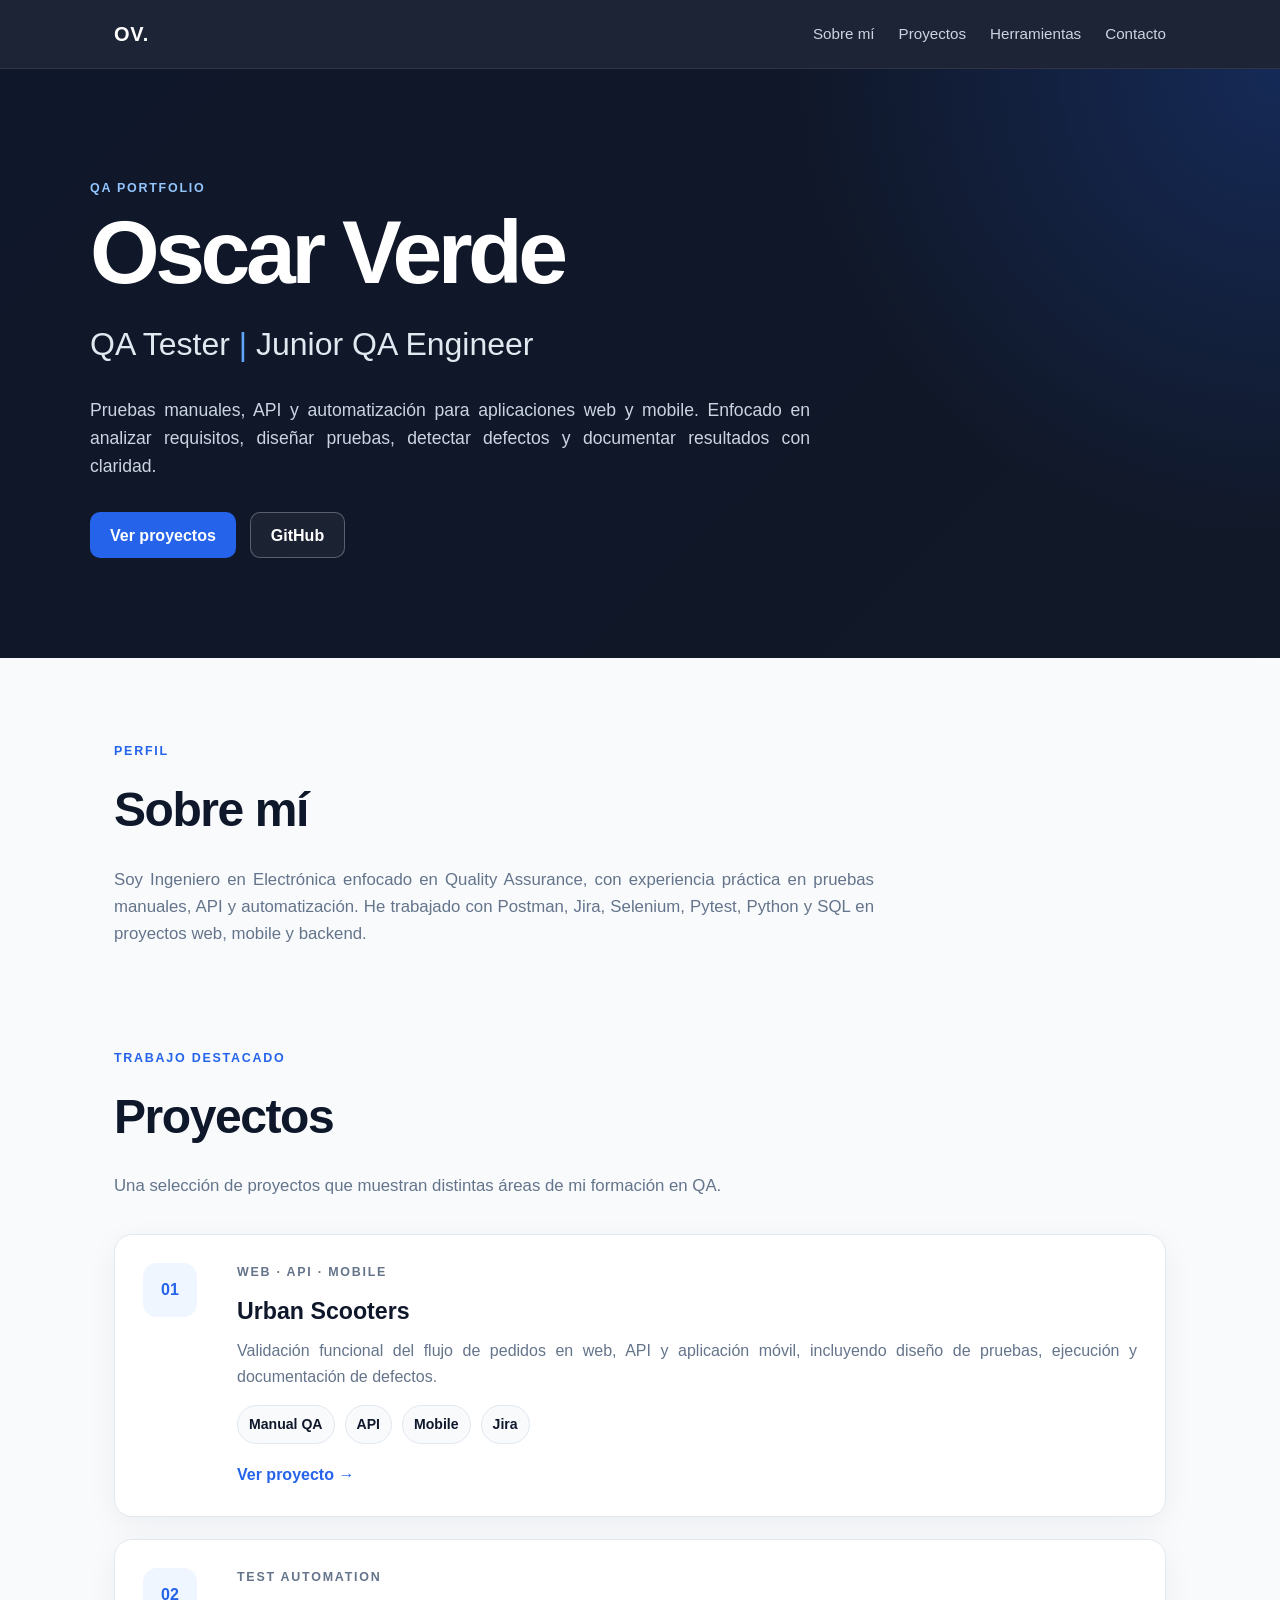
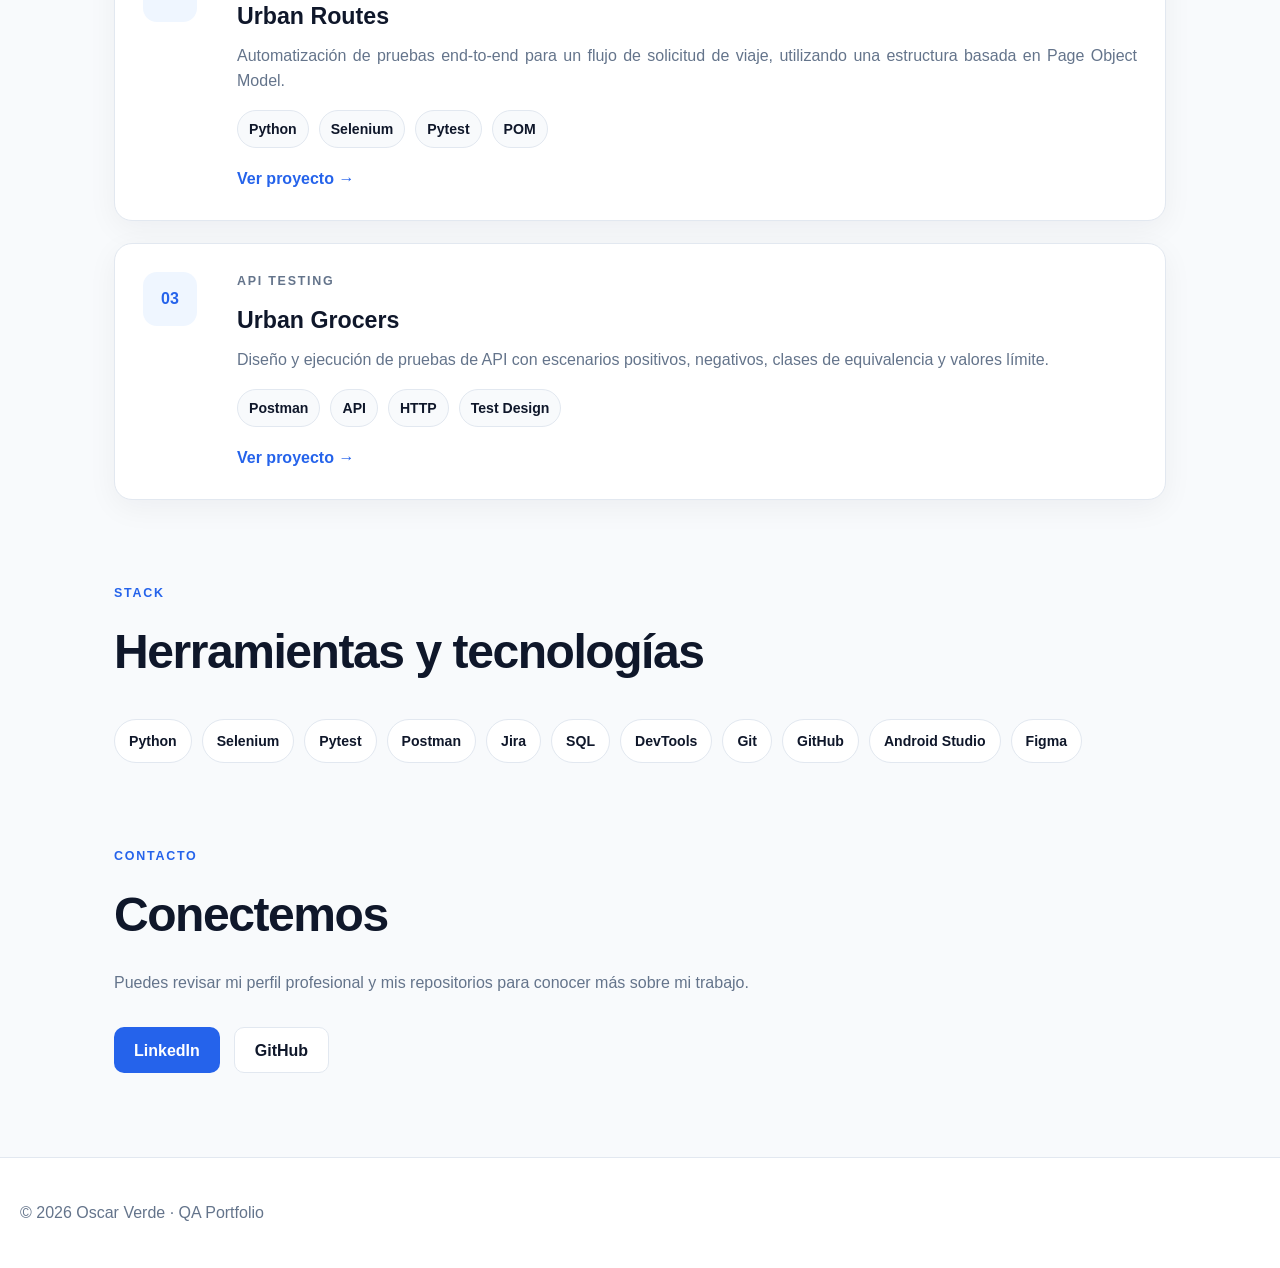
<file: index.html>
<!DOCTYPE html>
<html lang="es">
<head>
    <meta charset="UTF-8">
    <meta name="viewport" content="width=device-width, initial-scale=1.0">
    <meta name="description" content="Portafolio de Oscar Verde, QA Tester y Junior QA Engineer con experiencia práctica en pruebas manuales, API y automatización.">
    <title>Oscar Verde | QA Portfolio</title>
    <link rel="stylesheet" href="style.css">
</head>

<body>
    <nav class="navbar">
        <div class="nav-container">
            <a class="brand" href="#inicio">OV.</a>
            <div class="nav-links">
                <a href="#sobre-mi">Sobre mí</a>
                <a href="#proyectos">Proyectos</a>
                <a href="#herramientas">Herramientas</a>
                <a href="#contacto">Contacto</a>
            </div>
        </div>
    </nav>

    <header class="hero" id="inicio">
        <div class="hero-content">
            <p class="eyebrow">QA PORTFOLIO</p>
            <h1>Oscar Verde</h1>
            <h2>QA Tester <span>|</span> Junior QA Engineer</h2>
            <p class="hero-description">
                Pruebas manuales, API y automatización para aplicaciones web y mobile.
                Enfocado en analizar requisitos, diseñar pruebas, detectar defectos y documentar resultados con claridad.
            </p>
            <div class="hero-actions">
                <a class="button primary" href="#proyectos">Ver proyectos</a>
                <a class="button secondary" href="https://github.com/osve117" target="_blank" rel="noopener noreferrer">GitHub</a>
            </div>
        </div>
    </header>

    <main>
        <section id="sobre-mi" class="section">
            <p class="section-label">PERFIL</p>
            <h2>Sobre mí</h2>
            <p class="section-intro">
                Soy Ingeniero en Electrónica enfocado en Quality Assurance, con experiencia práctica
                en pruebas manuales, API y automatización. He trabajado con Postman, Jira, Selenium,
                Pytest, Python y SQL en proyectos web, mobile y backend.
            </p>
        </section>

        <section id="proyectos" class="section">
            <p class="section-label">TRABAJO DESTACADO</p>
            <h2>Proyectos</h2>
            <p class="section-intro">
                Una selección de proyectos que muestran distintas áreas de mi formación en QA.
            </p>

            <div class="projects-grid">
                <article class="project-card">
                    <div class="project-number">01</div>
                    <div>
                        <p class="project-type">WEB · API · MOBILE</p>
                        <h3>Urban Scooters</h3>
                        <p>
                            Validación funcional del flujo de pedidos en web, API y aplicación móvil,
                            incluyendo diseño de pruebas, ejecución y documentación de defectos.
                        </p>
                        <div class="tags">
                            <span>Manual QA</span>
                            <span>API</span>
                            <span>Mobile</span>
                            <span>Jira</span>
                        </div>
                        <a class="project-link" href="projects/urban-scooters.html">Ver proyecto →</a>
                    </div>
                </article>

                <article class="project-card">
                    <div class="project-number">02</div>
                    <div>
                        <p class="project-type">TEST AUTOMATION</p>
                        <h3>Urban Routes</h3>
                        <p>
                            Automatización de pruebas end-to-end para un flujo de solicitud de viaje,
                            utilizando una estructura basada en Page Object Model.
                        </p>
                        <div class="tags">
                            <span>Python</span>
                            <span>Selenium</span>
                            <span>Pytest</span>
                            <span>POM</span>
                        </div>
                        <a class="project-link" href="projects/urban-routes.html">Ver proyecto →</a>
                    </div>
                </article>

                <article class="project-card">
                    <div class="project-number">03</div>
                    <div>
                        <p class="project-type">API TESTING</p>
                        <h3>Urban Grocers</h3>
                        <p>
                            Diseño y ejecución de pruebas de API con escenarios positivos, negativos,
                            clases de equivalencia y valores límite.
                        </p>
                        <div class="tags">
                            <span>Postman</span>
                            <span>API</span>
                            <span>HTTP</span>
                            <span>Test Design</span>
                        </div>
                        <a class="project-link" href="projects/urban-grocers.html">Ver proyecto →</a>
                    </div>
                </article>
            </div>
        </section>

        <section id="herramientas" class="section">
            <p class="section-label">STACK</p>
            <h2>Herramientas y tecnologías</h2>
            <div class="skills">
                <span>Python</span>
                <span>Selenium</span>
                <span>Pytest</span>
                <span>Postman</span>
                <span>Jira</span>
                <span>SQL</span>
                <span>DevTools</span>
                <span>Git</span>
                <span>GitHub</span>
                <span>Android Studio</span>
                <span>Figma</span>
            </div>
        </section>

        <section id="contacto" class="section contact">
            <p class="section-label">CONTACTO</p>
            <h2>Conectemos</h2>
            <p>
                Puedes revisar mi perfil profesional y mis repositorios para conocer más sobre mi trabajo.
            </p>
            <div class="contact-links">
                <a class="button primary" href="https://www.linkedin.com/in/osve/" target="_blank" rel="noopener noreferrer">LinkedIn</a>
                <a class="button outline" href="https://github.com/osve117" target="_blank" rel="noopener noreferrer">GitHub</a>
            </div>
        </section>
    </main>

    <footer>
        <p>© 2026 Oscar Verde · QA Portfolio</p>
    </footer>
</body>
</html>
</file>
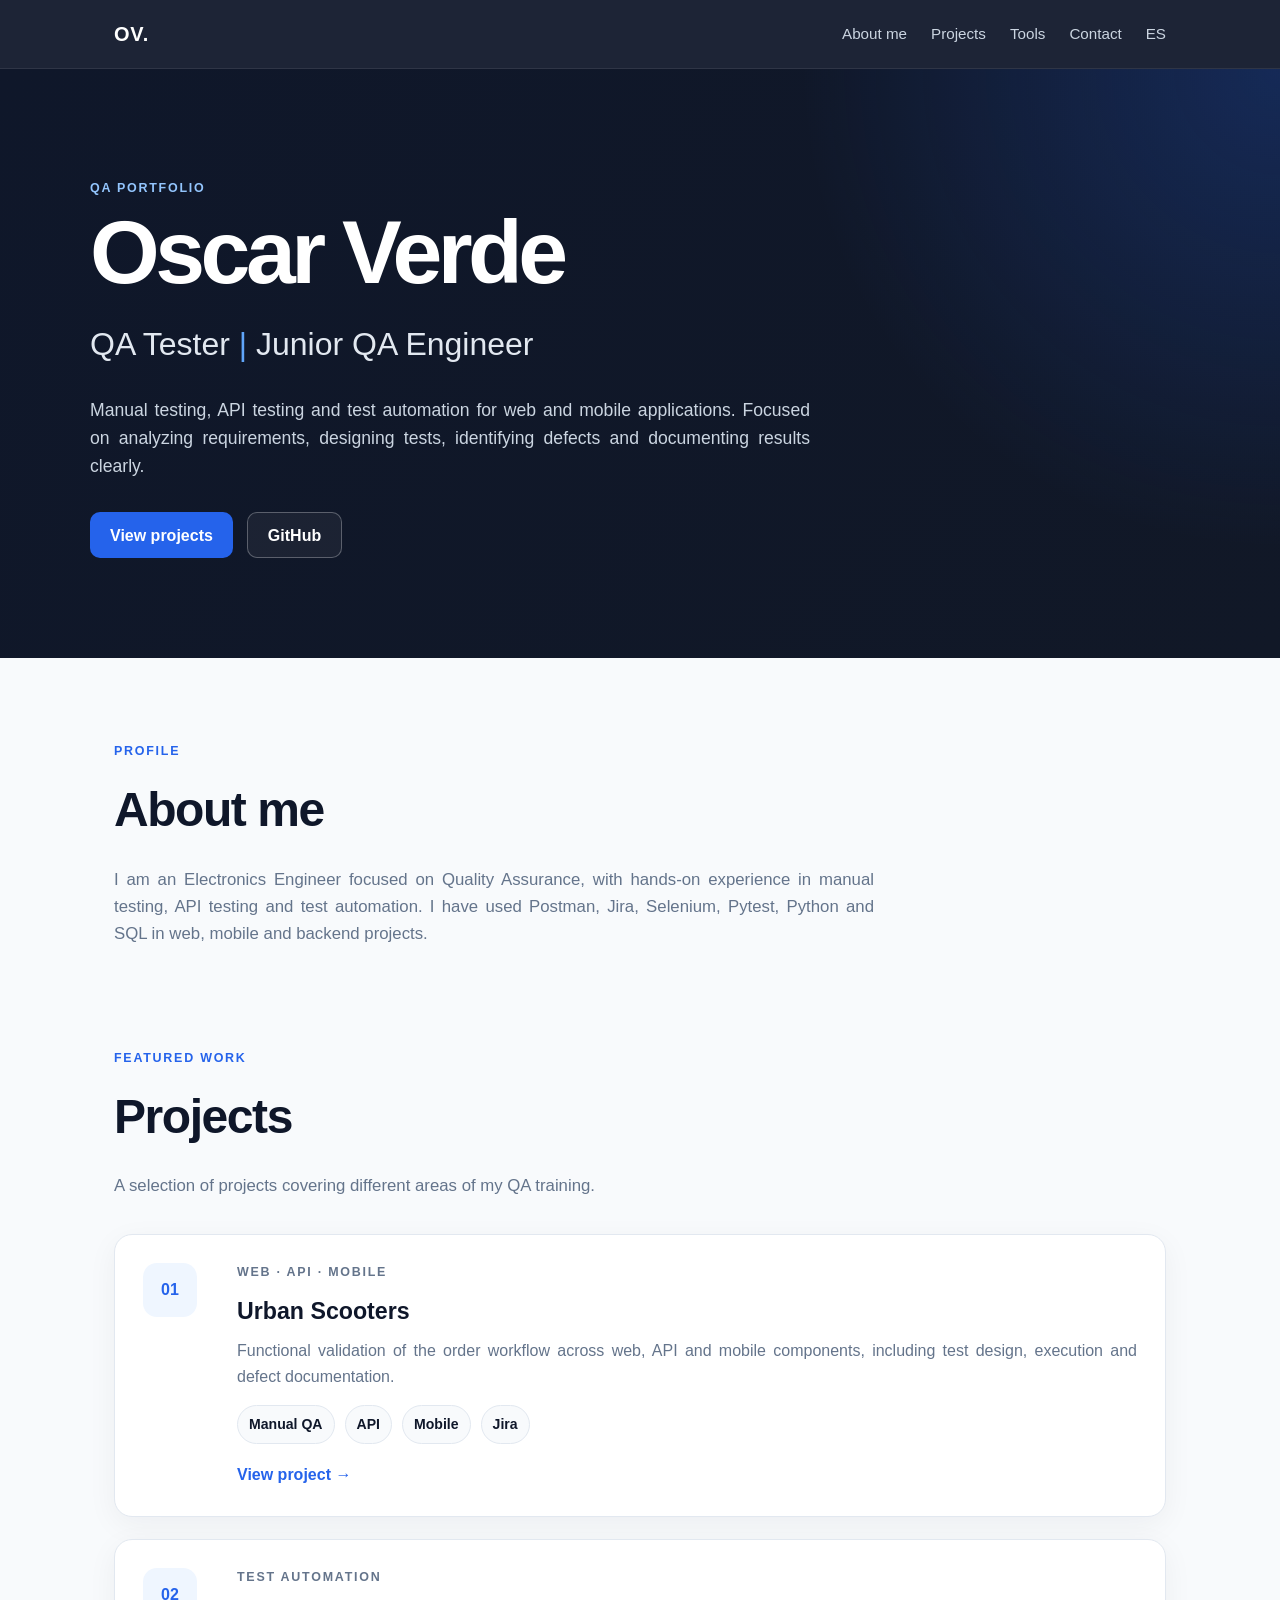
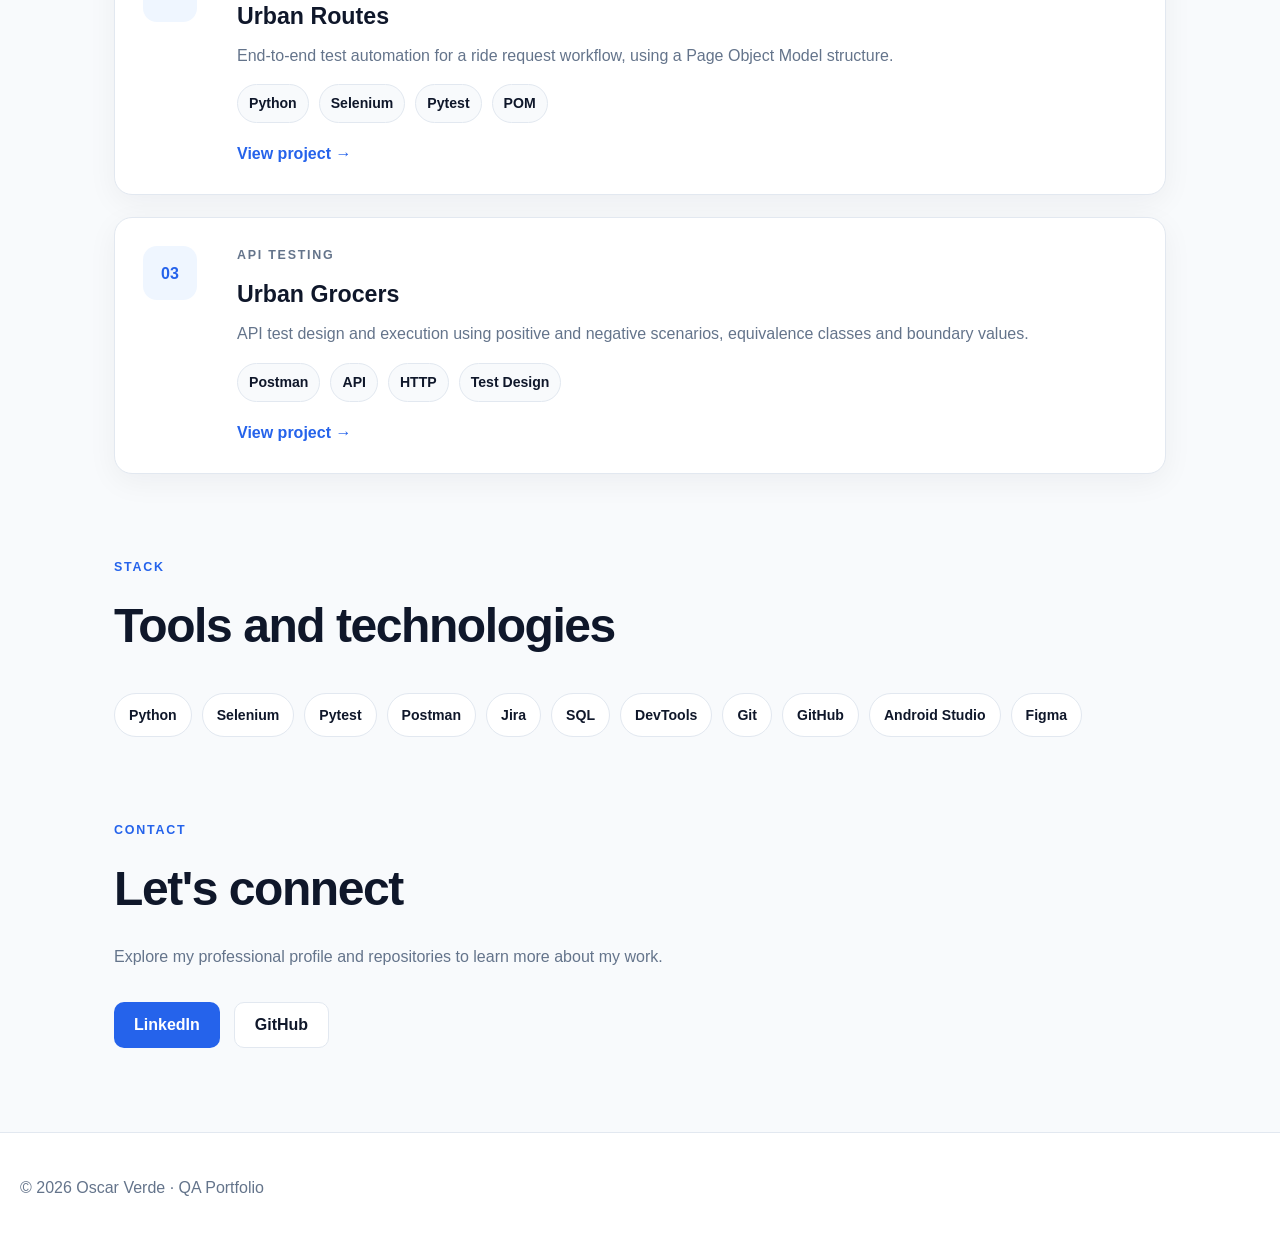
<file: en/index.html>
<!DOCTYPE html>
<html lang="en">
<head>
    <meta charset="UTF-8">
    <meta name="viewport" content="width=device-width, initial-scale=1.0">
    <meta name="description" content="Oscar Verde's portfolio: QA Tester and Junior QA Engineer with hands-on experience in manual testing, API testing and test automation.">
    <title>Oscar Verde | QA Portfolio</title>
    <link rel="stylesheet" href="../style.css">
    <link rel="alternate" hreflang="es" href="https://osve117.github.io/QA-Portfolio/index.html">
    <link rel="alternate" hreflang="en" href="https://osve117.github.io/QA-Portfolio/en/index.html">
</head>

<body>
    <nav class="navbar">
        <div class="nav-container">
            <a class="brand" href="#inicio">OV.</a>
            <div class="nav-links">
                <a href="#sobre-mi">About me</a>
                <a href="#proyectos">Projects</a>
                <a href="#herramientas">Tools</a>
                <a href="#contacto">Contact</a>
                <a class="language-link" href="../index.html" lang="es" hreflang="es" aria-label="Switch to Spanish">ES</a>
            </div>
        </div>
    </nav>

    <header class="hero" id="inicio">
        <div class="hero-content">
            <p class="eyebrow">QA PORTFOLIO</p>
            <h1>Oscar Verde</h1>
            <h2>QA Tester <span>|</span> Junior QA Engineer</h2>
            <p class="hero-description">
                Manual testing, API testing and test automation for web and mobile applications. Focused on analyzing requirements, designing tests, identifying defects and documenting results clearly.
            </p>
            <div class="hero-actions">
                <a class="button primary" href="#proyectos">View projects</a>
                <a class="button secondary" href="https://github.com/osve117" target="_blank" rel="noopener noreferrer">GitHub</a>
            </div>
        </div>
    </header>

    <main>
        <section id="sobre-mi" class="section">
            <p class="section-label">PROFILE</p>
            <h2>About me</h2>
            <p class="section-intro">
                I am an Electronics Engineer focused on Quality Assurance, with hands-on experience in manual testing, API testing and test automation. I have used Postman, Jira, Selenium, Pytest, Python and SQL in web, mobile and backend projects.
            </p>
        </section>

        <section id="proyectos" class="section">
            <p class="section-label">FEATURED WORK</p>
            <h2>Projects</h2>
            <p class="section-intro">
                A selection of projects covering different areas of my QA training.
            </p>

            <div class="projects-grid">
                <article class="project-card">
                    <div class="project-number">01</div>
                    <div>
                        <p class="project-type">WEB · API · MOBILE</p>
                        <h3>Urban Scooters</h3>
                        <p>
                            Functional validation of the order workflow across web, API and mobile components, including test design, execution and defect documentation.
                        </p>
                        <div class="tags">
                            <span>Manual QA</span>
                            <span>API</span>
                            <span>Mobile</span>
                            <span>Jira</span>
                        </div>
                        <a class="project-link" href="projects/urban-scooters.html">View project →</a>
                    </div>
                </article>

                <article class="project-card">
                    <div class="project-number">02</div>
                    <div>
                        <p class="project-type">TEST AUTOMATION</p>
                        <h3>Urban Routes</h3>
                        <p>
                            End-to-end test automation for a ride request workflow, using a Page Object Model structure.
                        </p>
                        <div class="tags">
                            <span>Python</span>
                            <span>Selenium</span>
                            <span>Pytest</span>
                            <span>POM</span>
                        </div>
                        <a class="project-link" href="projects/urban-routes.html">View project →</a>
                    </div>
                </article>

                <article class="project-card">
                    <div class="project-number">03</div>
                    <div>
                        <p class="project-type">API TESTING</p>
                        <h3>Urban Grocers</h3>
                        <p>
                            API test design and execution using positive and negative scenarios, equivalence classes and boundary values.
                        </p>
                        <div class="tags">
                            <span>Postman</span>
                            <span>API</span>
                            <span>HTTP</span>
                            <span>Test Design</span>
                        </div>
                        <a class="project-link" href="projects/urban-grocers.html">View project →</a>
                    </div>
                </article>
            </div>
        </section>

        <section id="herramientas" class="section">
            <p class="section-label">STACK</p>
            <h2>Tools and technologies</h2>
            <div class="skills">
                <span>Python</span>
                <span>Selenium</span>
                <span>Pytest</span>
                <span>Postman</span>
                <span>Jira</span>
                <span>SQL</span>
                <span>DevTools</span>
                <span>Git</span>
                <span>GitHub</span>
                <span>Android Studio</span>
                <span>Figma</span>
            </div>
        </section>

        <section id="contacto" class="section contact">
            <p class="section-label">CONTACT</p>
            <h2>Let's connect</h2>
            <p>
                Explore my professional profile and repositories to learn more about my work.
            </p>
            <div class="contact-links">
                <a class="button primary" href="https://www.linkedin.com/in/osve/" target="_blank" rel="noopener noreferrer">LinkedIn</a>
                <a class="button outline" href="https://github.com/osve117" target="_blank" rel="noopener noreferrer">GitHub</a>
            </div>
        </section>
    </main>

    <footer>
        <p>© 2026 Oscar Verde · QA Portfolio</p>
    </footer>
</body>
</html>
</file>
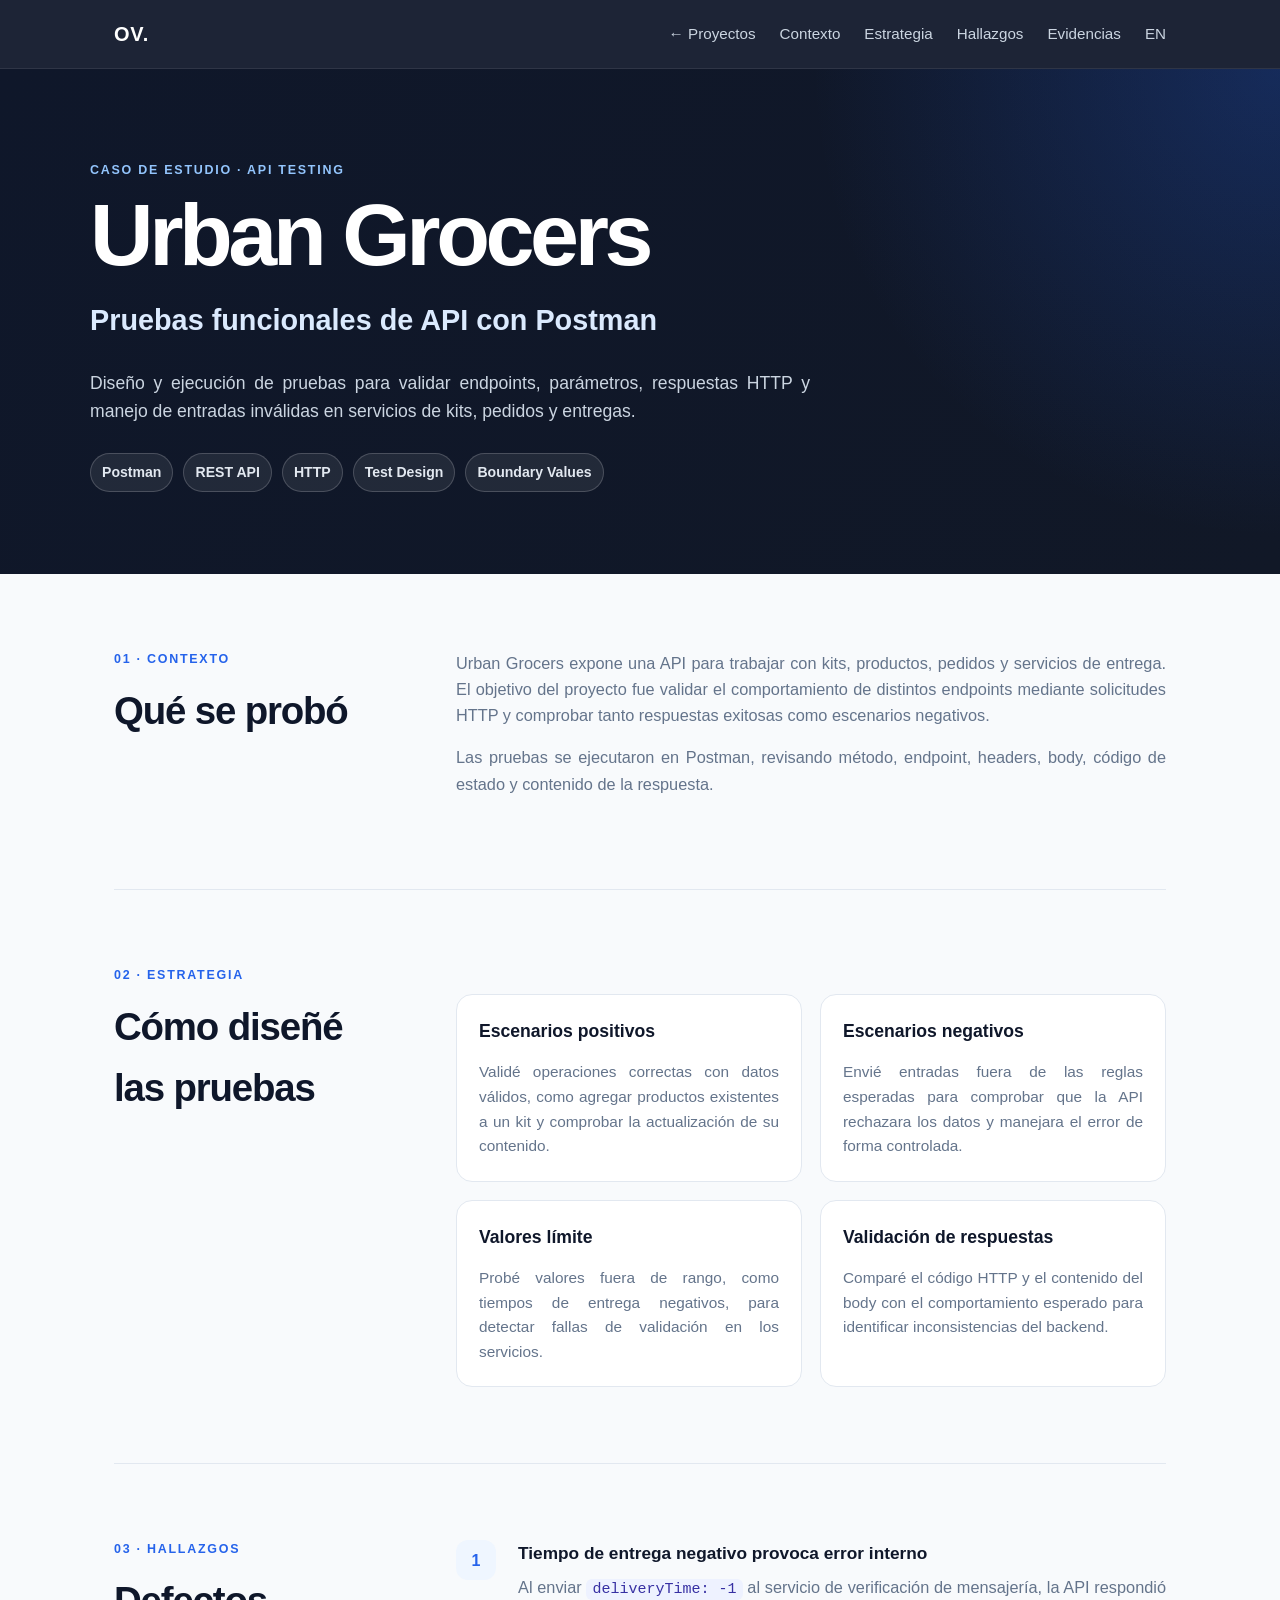
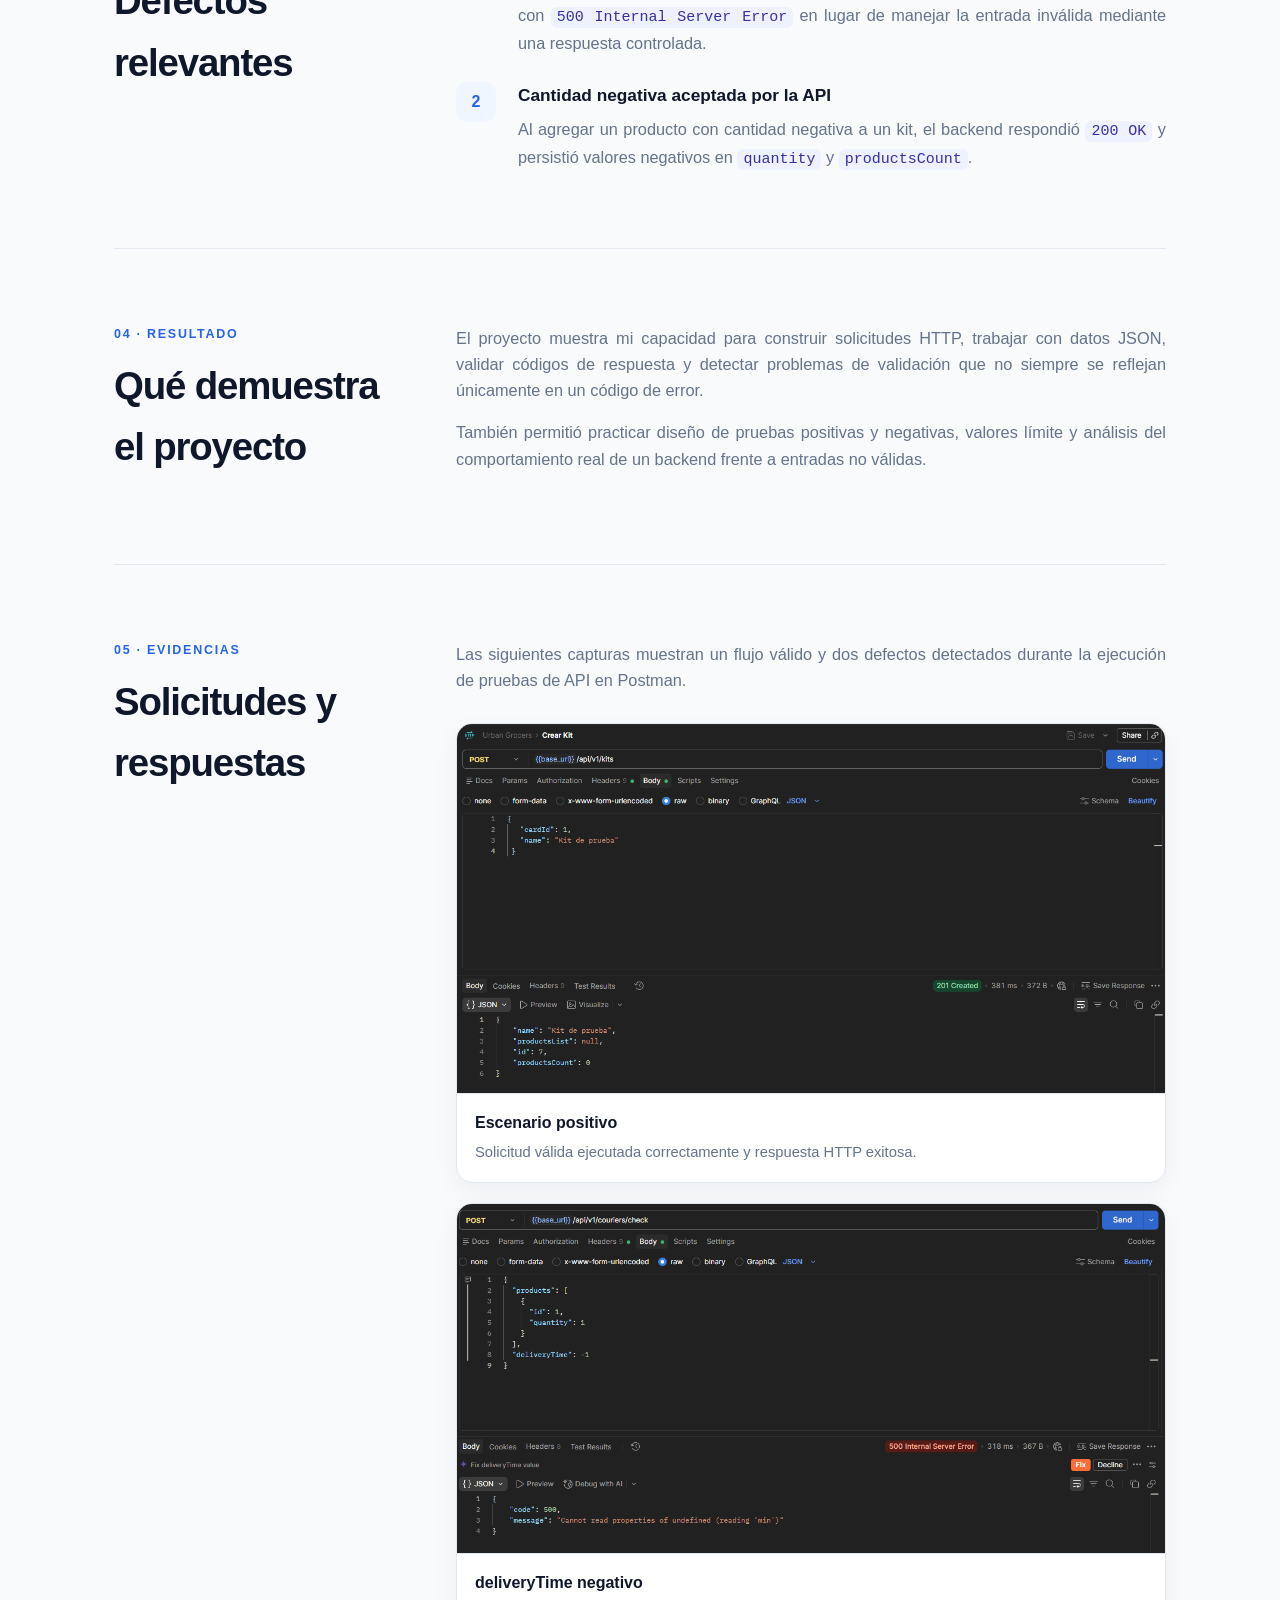
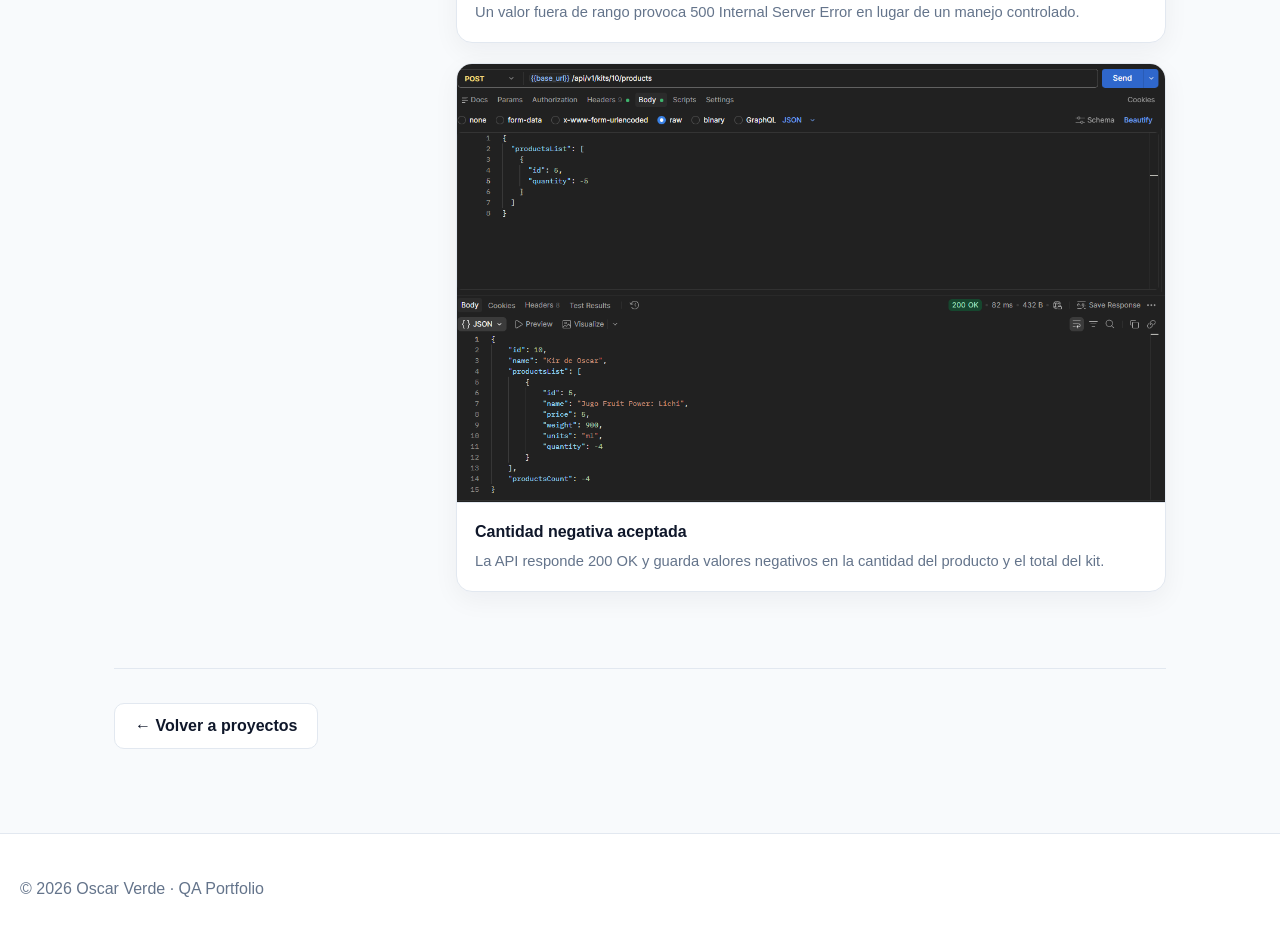
<file: projects/urban-grocers.html>
<!DOCTYPE html>
<html lang="es">
<head>
    <meta charset="UTF-8">
    <meta name="viewport" content="width=device-width, initial-scale=1.0">
    <meta name="description" content="Caso de estudio de pruebas de API en Urban Grocers con Postman, escenarios positivos y negativos, clases de equivalencia y valores límite.">
    <title>Urban Grocers | Oscar Verde QA Portfolio</title>
    <link rel="stylesheet" href="../style.css">
    <link rel="alternate" hreflang="es" href="https://osve117.github.io/QA-Portfolio/projects/urban-grocers.html">
    <link rel="alternate" hreflang="en" href="https://osve117.github.io/QA-Portfolio/en/projects/urban-grocers.html">
</head>

<body>
    <nav class="navbar">
        <div class="nav-container">
            <a class="brand" href="../index.html">OV.</a>
            <div class="nav-links">
                <a href="../index.html#proyectos">← Proyectos</a>
                <a href="#contexto">Contexto</a>
                <a href="#estrategia">Estrategia</a>
                <a href="#hallazgos">Hallazgos</a>
                <a href="#evidencias">Evidencias</a>
                <a class="language-link" href="../en/projects/urban-grocers.html" lang="en" hreflang="en" aria-label="View this page in English">EN</a>
            </div>
        </div>
    </nav>

    <header class="project-hero">
        <div class="project-hero-content">
            <p class="eyebrow">CASO DE ESTUDIO · API TESTING</p>
            <h1>Urban Grocers</h1>
            <p class="project-subtitle">Pruebas funcionales de API con Postman</p>
            <p class="hero-description">
                Diseño y ejecución de pruebas para validar endpoints, parámetros, respuestas HTTP
                y manejo de entradas inválidas en servicios de kits, pedidos y entregas.
            </p>

            <div class="tags project-hero-tags">
                <span>Postman</span>
                <span>REST API</span>
                <span>HTTP</span>
                <span>Test Design</span>
                <span>Boundary Values</span>
            </div>
        </div>
    </header>

    <main class="case-study">
        <section class="case-section" id="contexto">
            <div class="case-heading">
                <p class="section-label">01 · CONTEXTO</p>
                <h2>Qué se probó</h2>
            </div>
            <div class="case-content">
                <p>
                    Urban Grocers expone una API para trabajar con kits, productos, pedidos y servicios
                    de entrega. El objetivo del proyecto fue validar el comportamiento de distintos
                    endpoints mediante solicitudes HTTP y comprobar tanto respuestas exitosas como
                    escenarios negativos.
                </p>
                <p>
                    Las pruebas se ejecutaron en Postman, revisando método, endpoint, headers, body,
                    código de estado y contenido de la respuesta.
                </p>
            </div>
        </section>

        <section class="case-section" id="estrategia">
            <div class="case-heading">
                <p class="section-label">02 · ESTRATEGIA</p>
                <h2>Cómo diseñé las pruebas</h2>
            </div>
            <div class="case-content">
                <div class="responsibility-grid">
                    <div class="info-card">
                        <h3>Escenarios positivos</h3>
                        <p>
                            Validé operaciones correctas con datos válidos, como agregar productos
                            existentes a un kit y comprobar la actualización de su contenido.
                        </p>
                    </div>
                    <div class="info-card">
                        <h3>Escenarios negativos</h3>
                        <p>
                            Envié entradas fuera de las reglas esperadas para comprobar que la API
                            rechazara los datos y manejara el error de forma controlada.
                        </p>
                    </div>
                    <div class="info-card">
                        <h3>Valores límite</h3>
                        <p>
                            Probé valores fuera de rango, como tiempos de entrega negativos, para
                            detectar fallas de validación en los servicios.
                        </p>
                    </div>
                    <div class="info-card">
                        <h3>Validación de respuestas</h3>
                        <p>
                            Comparé el código HTTP y el contenido del body con el comportamiento esperado
                            para identificar inconsistencias del backend.
                        </p>
                    </div>
                </div>
            </div>
        </section>

        <section class="case-section" id="hallazgos">
            <div class="case-heading">
                <p class="section-label">03 · HALLAZGOS</p>
                <h2>Defectos relevantes</h2>
            </div>
            <div class="case-content">
                <div class="timeline">
                    <div class="timeline-item">
                        <span>1</span>
                        <div>
                            <h3>Tiempo de entrega negativo provoca error interno</h3>
                            <p>
                                Al enviar <code>deliveryTime: -1</code> al servicio de verificación de
                                mensajería, la API respondió con <code>500 Internal Server Error</code>
                                en lugar de manejar la entrada inválida mediante una respuesta controlada.
                            </p>
                        </div>
                    </div>
                    <div class="timeline-item">
                        <span>2</span>
                        <div>
                            <h3>Cantidad negativa aceptada por la API</h3>
                            <p>
                                Al agregar un producto con cantidad negativa a un kit, el backend respondió
                                <code>200 OK</code> y persistió valores negativos en <code>quantity</code>
                                y <code>productsCount</code>.
                            </p>
                        </div>
                    </div>
                </div>
            </div>
        </section>

        <section class="case-section" id="resultado">
            <div class="case-heading">
                <p class="section-label">04 · RESULTADO</p>
                <h2>Qué demuestra el proyecto</h2>
            </div>
            <div class="case-content">
                <p>
                    El proyecto muestra mi capacidad para construir solicitudes HTTP, trabajar con datos
                    JSON, validar códigos de respuesta y detectar problemas de validación que no siempre
                    se reflejan únicamente en un código de error.
                </p>
                <p>
                    También permitió practicar diseño de pruebas positivas y negativas, valores límite
                    y análisis del comportamiento real de un backend frente a entradas no válidas.
                </p>
            </div>
        </section>

        <section class="case-section" id="evidencias">
            <div class="case-heading">
                <p class="section-label">05 · EVIDENCIAS</p>
                <h2>Solicitudes y respuestas</h2>
            </div>
            <div class="case-content">
                <p>
                    Las siguientes capturas muestran un flujo válido y dos defectos detectados durante
                    la ejecución de pruebas de API en Postman.
                </p>

                <div class="evidence-gallery">
                    <figure class="evidence-item evidence-item-wide">
                        <a href="../evidences/urban-grocers/urban-grocers-positive-request.png" target="_blank" rel="noopener noreferrer">
                            <img src="../evidences/urban-grocers/urban-grocers-positive-request.png" alt="Solicitud positiva en Urban Grocers con respuesta exitosa">
                        </a>
                        <figcaption>
                            <strong>Escenario positivo</strong>
                            <span>Solicitud válida ejecutada correctamente y respuesta HTTP exitosa.</span>
                        </figcaption>
                    </figure>

                    <figure class="evidence-item evidence-item-wide">
                        <a href="../evidences/urban-grocers/urban-grocers-negative-delivery-time-500.png" target="_blank" rel="noopener noreferrer">
                            <img src="../evidences/urban-grocers/urban-grocers-negative-delivery-time-500.png" alt="Delivery time negativo provoca error 500 en Urban Grocers">
                        </a>
                        <figcaption>
                            <strong>deliveryTime negativo</strong>
                            <span>Un valor fuera de rango provoca 500 Internal Server Error en lugar de un manejo controlado.</span>
                        </figcaption>
                    </figure>

                    <figure class="evidence-item evidence-item-wide">
                        <a href="../evidences/urban-grocers/urban-grocers-negative-quantity-accepted.png" target="_blank" rel="noopener noreferrer">
                            <img src="../evidences/urban-grocers/urban-grocers-negative-quantity-accepted.png" alt="Cantidad negativa aceptada con 200 OK en Urban Grocers">
                        </a>
                        <figcaption>
                            <strong>Cantidad negativa aceptada</strong>
                            <span>La API responde 200 OK y guarda valores negativos en la cantidad del producto y el total del kit.</span>
                        </figcaption>
                    </figure>
                </div>
            </div>
        </section>

        <section class="case-navigation">
            <a class="button outline" href="../index.html#proyectos">← Volver a proyectos</a>
        </section>
    </main>

    <footer>
        <p>© 2026 Oscar Verde · QA Portfolio</p>
    </footer>
</body>
</html>
</file>
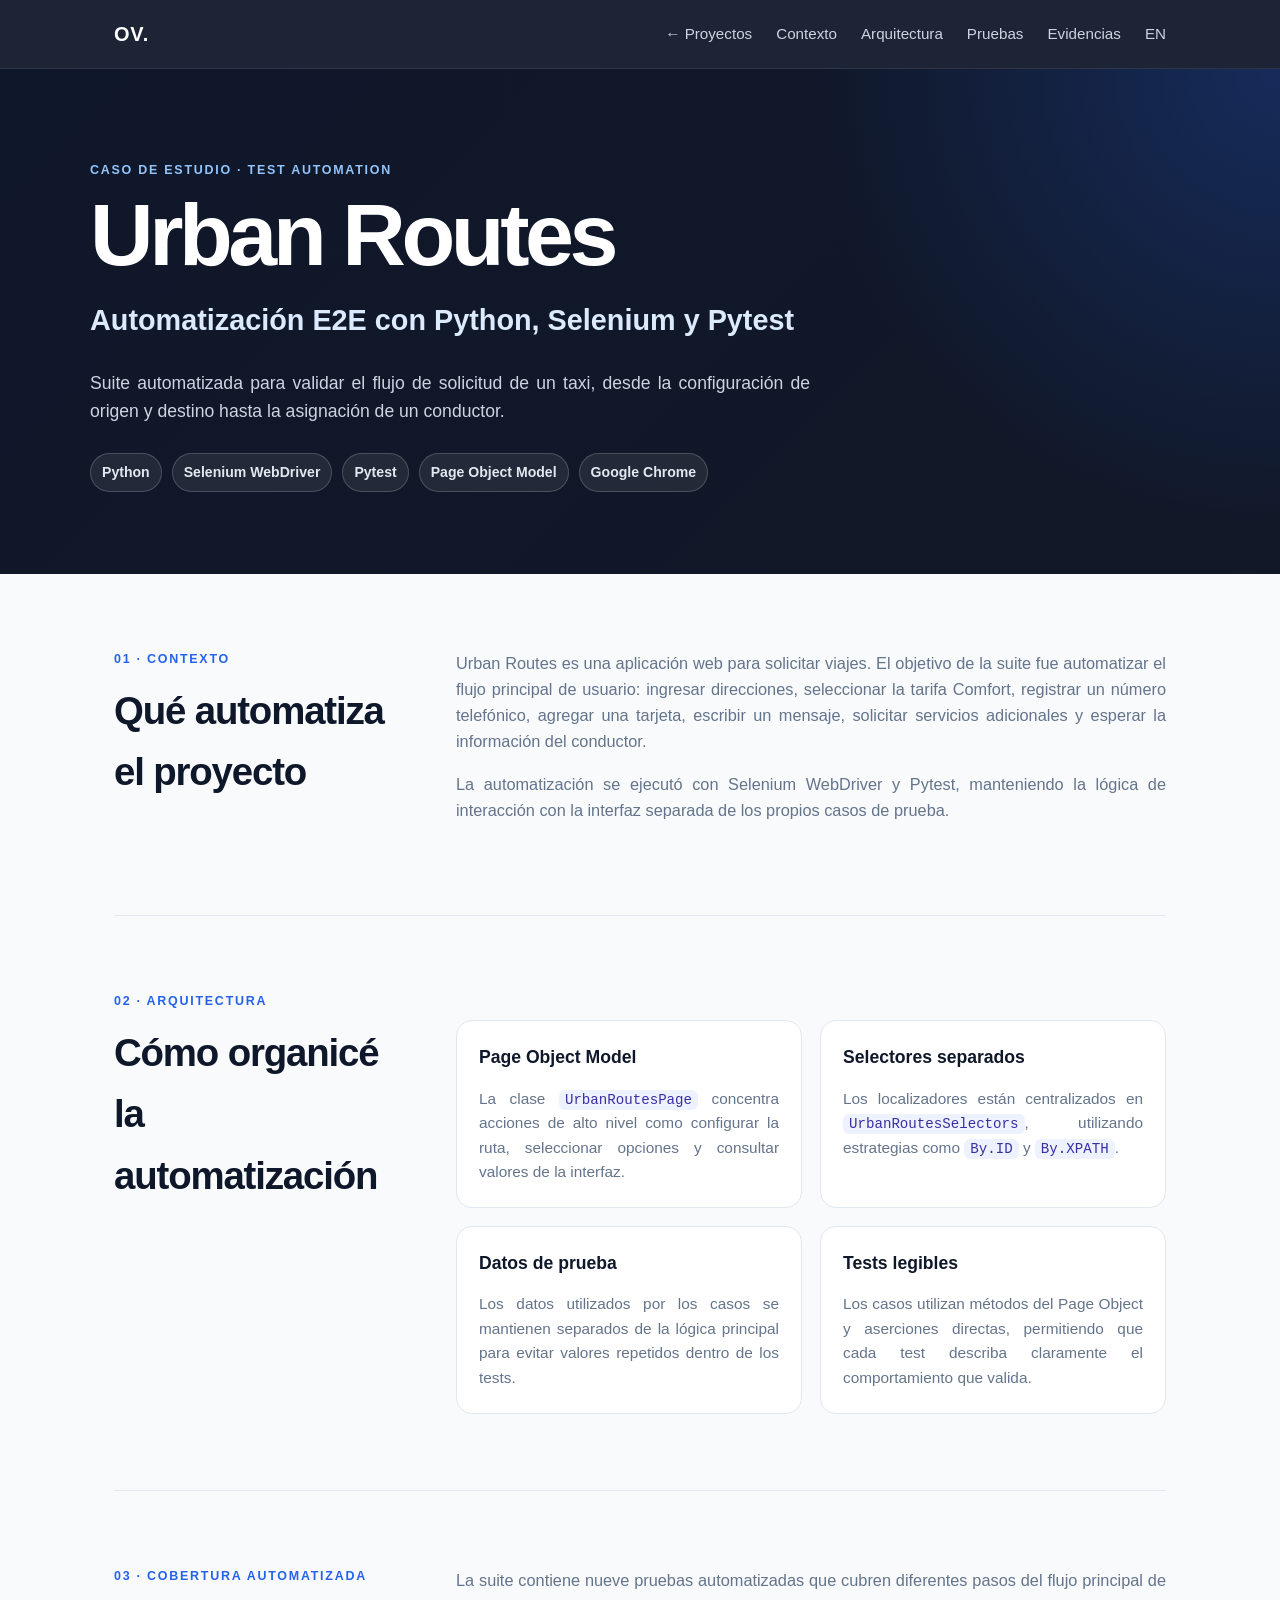
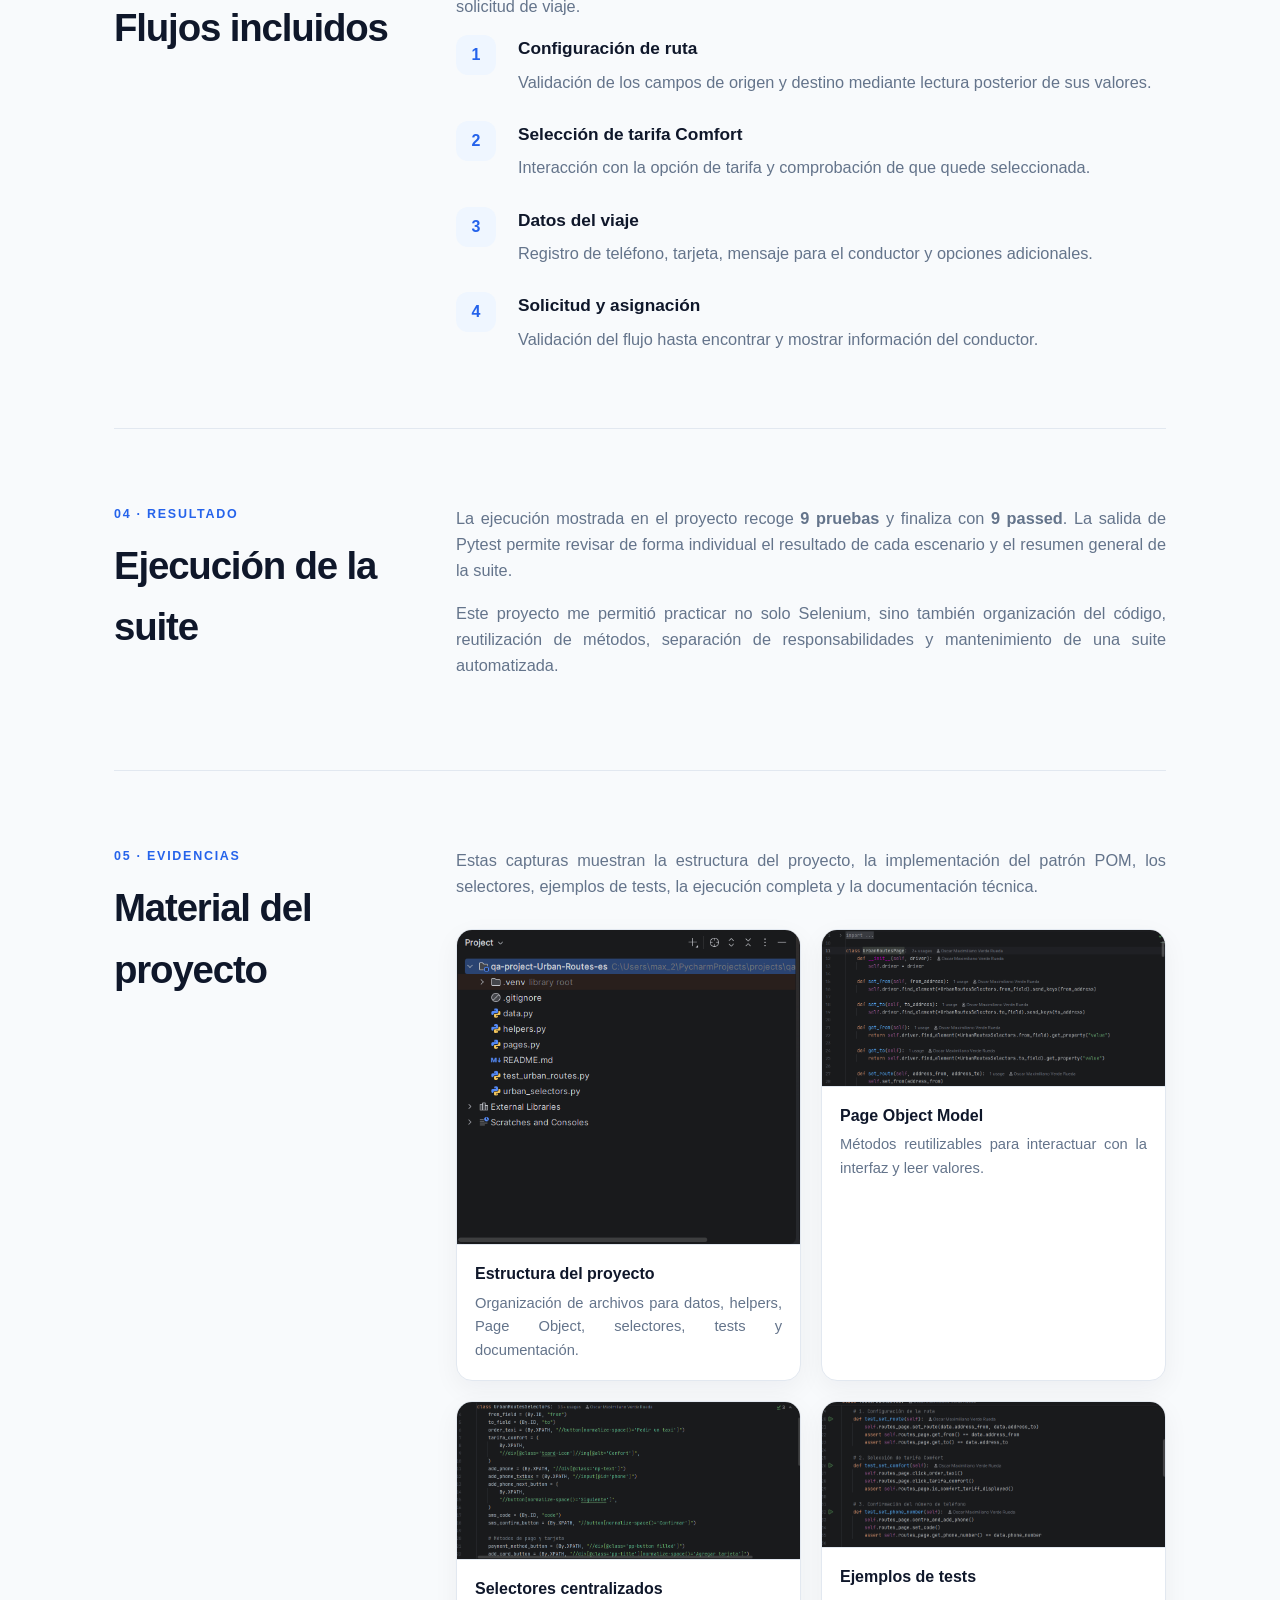
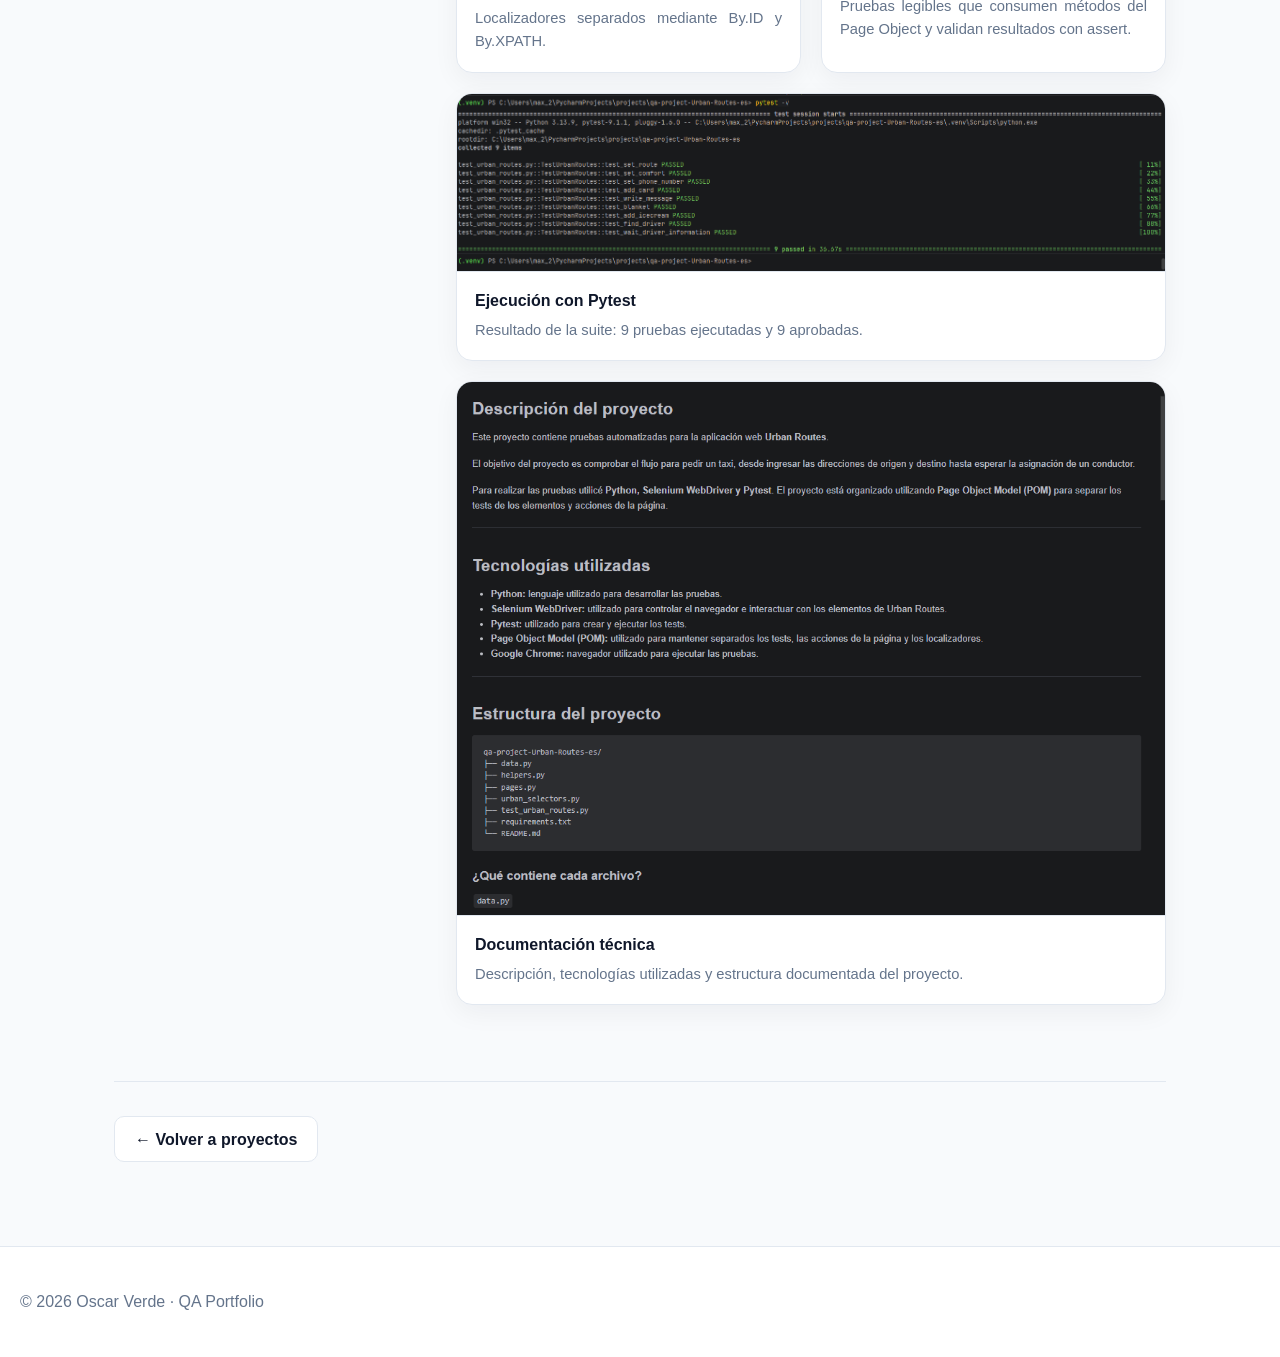
<file: projects/urban-routes.html>
<!DOCTYPE html>
<html lang="es">
<head>
    <meta charset="UTF-8">
    <meta name="viewport" content="width=device-width, initial-scale=1.0">
    <meta name="description" content="Caso de estudio de automatización QA en Urban Routes con Python, Selenium WebDriver, Pytest y Page Object Model.">
    <title>Urban Routes | Oscar Verde QA Portfolio</title>
    <link rel="stylesheet" href="../style.css">
    <link rel="alternate" hreflang="es" href="https://osve117.github.io/QA-Portfolio/projects/urban-routes.html">
    <link rel="alternate" hreflang="en" href="https://osve117.github.io/QA-Portfolio/en/projects/urban-routes.html">
</head>

<body>
    <nav class="navbar">
        <div class="nav-container">
            <a class="brand" href="../index.html">OV.</a>
            <div class="nav-links">
                <a href="../index.html#proyectos">← Proyectos</a>
                <a href="#contexto">Contexto</a>
                <a href="#arquitectura">Arquitectura</a>
                <a href="#pruebas">Pruebas</a>
                <a href="#evidencias">Evidencias</a>
                <a class="language-link" href="../en/projects/urban-routes.html" lang="en" hreflang="en" aria-label="View this page in English">EN</a>
            </div>
        </div>
    </nav>

    <header class="project-hero">
        <div class="project-hero-content">
            <p class="eyebrow">CASO DE ESTUDIO · TEST AUTOMATION</p>
            <h1>Urban Routes</h1>
            <p class="project-subtitle">Automatización E2E con Python, Selenium y Pytest</p>
            <p class="hero-description">
                Suite automatizada para validar el flujo de solicitud de un taxi, desde la configuración
                de origen y destino hasta la asignación de un conductor.
            </p>

            <div class="tags project-hero-tags">
                <span>Python</span>
                <span>Selenium WebDriver</span>
                <span>Pytest</span>
                <span>Page Object Model</span>
                <span>Google Chrome</span>
            </div>
        </div>
    </header>

    <main class="case-study">
        <section class="case-section" id="contexto">
            <div class="case-heading">
                <p class="section-label">01 · CONTEXTO</p>
                <h2>Qué automatiza el proyecto</h2>
            </div>
            <div class="case-content">
                <p>
                    Urban Routes es una aplicación web para solicitar viajes. El objetivo de la suite
                    fue automatizar el flujo principal de usuario: ingresar direcciones, seleccionar
                    la tarifa Comfort, registrar un número telefónico, agregar una tarjeta, escribir
                    un mensaje, solicitar servicios adicionales y esperar la información del conductor.
                </p>
                <p>
                    La automatización se ejecutó con Selenium WebDriver y Pytest, manteniendo la lógica
                    de interacción con la interfaz separada de los propios casos de prueba.
                </p>
            </div>
        </section>

        <section class="case-section" id="arquitectura">
            <div class="case-heading">
                <p class="section-label">02 · ARQUITECTURA</p>
                <h2>Cómo organicé la automatización</h2>
            </div>
            <div class="case-content">
                <div class="responsibility-grid">
                    <div class="info-card">
                        <h3>Page Object Model</h3>
                        <p>
                            La clase <code>UrbanRoutesPage</code> concentra acciones de alto nivel como
                            configurar la ruta, seleccionar opciones y consultar valores de la interfaz.
                        </p>
                    </div>
                    <div class="info-card">
                        <h3>Selectores separados</h3>
                        <p>
                            Los localizadores están centralizados en <code>UrbanRoutesSelectors</code>,
                            utilizando estrategias como <code>By.ID</code> y <code>By.XPATH</code>.
                        </p>
                    </div>
                    <div class="info-card">
                        <h3>Datos de prueba</h3>
                        <p>
                            Los datos utilizados por los casos se mantienen separados de la lógica
                            principal para evitar valores repetidos dentro de los tests.
                        </p>
                    </div>
                    <div class="info-card">
                        <h3>Tests legibles</h3>
                        <p>
                            Los casos utilizan métodos del Page Object y aserciones directas, permitiendo
                            que cada test describa claramente el comportamiento que valida.
                        </p>
                    </div>
                </div>
            </div>
        </section>

        <section class="case-section" id="pruebas">
            <div class="case-heading">
                <p class="section-label">03 · COBERTURA AUTOMATIZADA</p>
                <h2>Flujos incluidos</h2>
            </div>
            <div class="case-content">
                <p>
                    La suite contiene nueve pruebas automatizadas que cubren diferentes pasos del flujo
                    principal de solicitud de viaje.
                </p>

                <div class="timeline">
                    <div class="timeline-item">
                        <span>1</span>
                        <div>
                            <h3>Configuración de ruta</h3>
                            <p>Validación de los campos de origen y destino mediante lectura posterior de sus valores.</p>
                        </div>
                    </div>
                    <div class="timeline-item">
                        <span>2</span>
                        <div>
                            <h3>Selección de tarifa Comfort</h3>
                            <p>Interacción con la opción de tarifa y comprobación de que quede seleccionada.</p>
                        </div>
                    </div>
                    <div class="timeline-item">
                        <span>3</span>
                        <div>
                            <h3>Datos del viaje</h3>
                            <p>Registro de teléfono, tarjeta, mensaje para el conductor y opciones adicionales.</p>
                        </div>
                    </div>
                    <div class="timeline-item">
                        <span>4</span>
                        <div>
                            <h3>Solicitud y asignación</h3>
                            <p>Validación del flujo hasta encontrar y mostrar información del conductor.</p>
                        </div>
                    </div>
                </div>
            </div>
        </section>

        <section class="case-section" id="resultado">
            <div class="case-heading">
                <p class="section-label">04 · RESULTADO</p>
                <h2>Ejecución de la suite</h2>
            </div>
            <div class="case-content">
                <p>
                    La ejecución mostrada en el proyecto recoge <strong>9 pruebas</strong> y finaliza con
                    <strong>9 passed</strong>. La salida de Pytest permite revisar de forma individual
                    el resultado de cada escenario y el resumen general de la suite.
                </p>
                <p>
                    Este proyecto me permitió practicar no solo Selenium, sino también organización del código,
                    reutilización de métodos, separación de responsabilidades y mantenimiento de una suite automatizada.
                </p>
            </div>
        </section>

        <section class="case-section" id="evidencias">
            <div class="case-heading">
                <p class="section-label">05 · EVIDENCIAS</p>
                <h2>Material del proyecto</h2>
            </div>
            <div class="case-content">
                <p>
                    Estas capturas muestran la estructura del proyecto, la implementación del patrón POM,
                    los selectores, ejemplos de tests, la ejecución completa y la documentación técnica.
                </p>

                <div class="evidence-gallery">
                    <figure class="evidence-item">
                        <a href="../evidences/urban-routes/urban-routes-project-structure.png" target="_blank" rel="noopener noreferrer">
                            <img src="../evidences/urban-routes/urban-routes-project-structure.png" alt="Estructura del proyecto Urban Routes en PyCharm">
                        </a>
                        <figcaption>
                            <strong>Estructura del proyecto</strong>
                            <span>Organización de archivos para datos, helpers, Page Object, selectores, tests y documentación.</span>
                        </figcaption>
                    </figure>

                    <figure class="evidence-item">
                        <a href="../evidences/urban-routes/urban-routes-page-object.png" target="_blank" rel="noopener noreferrer">
                            <img src="../evidences/urban-routes/urban-routes-page-object.png" alt="Implementación de UrbanRoutesPage con Page Object Model">
                        </a>
                        <figcaption>
                            <strong>Page Object Model</strong>
                            <span>Métodos reutilizables para interactuar con la interfaz y leer valores.</span>
                        </figcaption>
                    </figure>

                    <figure class="evidence-item">
                        <a href="../evidences/urban-routes/urban-routes-selectors.png" target="_blank" rel="noopener noreferrer">
                            <img src="../evidences/urban-routes/urban-routes-selectors.png" alt="Selectores centralizados de Urban Routes">
                        </a>
                        <figcaption>
                            <strong>Selectores centralizados</strong>
                            <span>Localizadores separados mediante By.ID y By.XPATH.</span>
                        </figcaption>
                    </figure>

                    <figure class="evidence-item">
                        <a href="../evidences/urban-routes/urban-routes-test-example.png" target="_blank" rel="noopener noreferrer">
                            <img src="../evidences/urban-routes/urban-routes-test-example.png" alt="Ejemplos de pruebas automatizadas de Urban Routes">
                        </a>
                        <figcaption>
                            <strong>Ejemplos de tests</strong>
                            <span>Pruebas legibles que consumen métodos del Page Object y validan resultados con assert.</span>
                        </figcaption>
                    </figure>

                    <figure class="evidence-item evidence-item-wide">
                        <a href="../evidences/urban-routes/urban-routes-pytest-results.png" target="_blank" rel="noopener noreferrer">
                            <img src="../evidences/urban-routes/urban-routes-pytest-results.png" alt="Resultado de ejecución de nueve pruebas con Pytest">
                        </a>
                        <figcaption>
                            <strong>Ejecución con Pytest</strong>
                            <span>Resultado de la suite: 9 pruebas ejecutadas y 9 aprobadas.</span>
                        </figcaption>
                    </figure>

                    <figure class="evidence-item evidence-item-wide">
                        <a href="../evidences/urban-routes/urban-routes-readme.png" target="_blank" rel="noopener noreferrer">
                            <img src="../evidences/urban-routes/urban-routes-readme.png" alt="README del proyecto Urban Routes">
                        </a>
                        <figcaption>
                            <strong>Documentación técnica</strong>
                            <span>Descripción, tecnologías utilizadas y estructura documentada del proyecto.</span>
                        </figcaption>
                    </figure>
                </div>
            </div>
        </section>

        <section class="case-navigation">
            <a class="button outline" href="../index.html#proyectos">← Volver a proyectos</a>
        </section>
    </main>

    <footer>
        <p>© 2026 Oscar Verde · QA Portfolio</p>
    </footer>
</body>
</html>
</file>
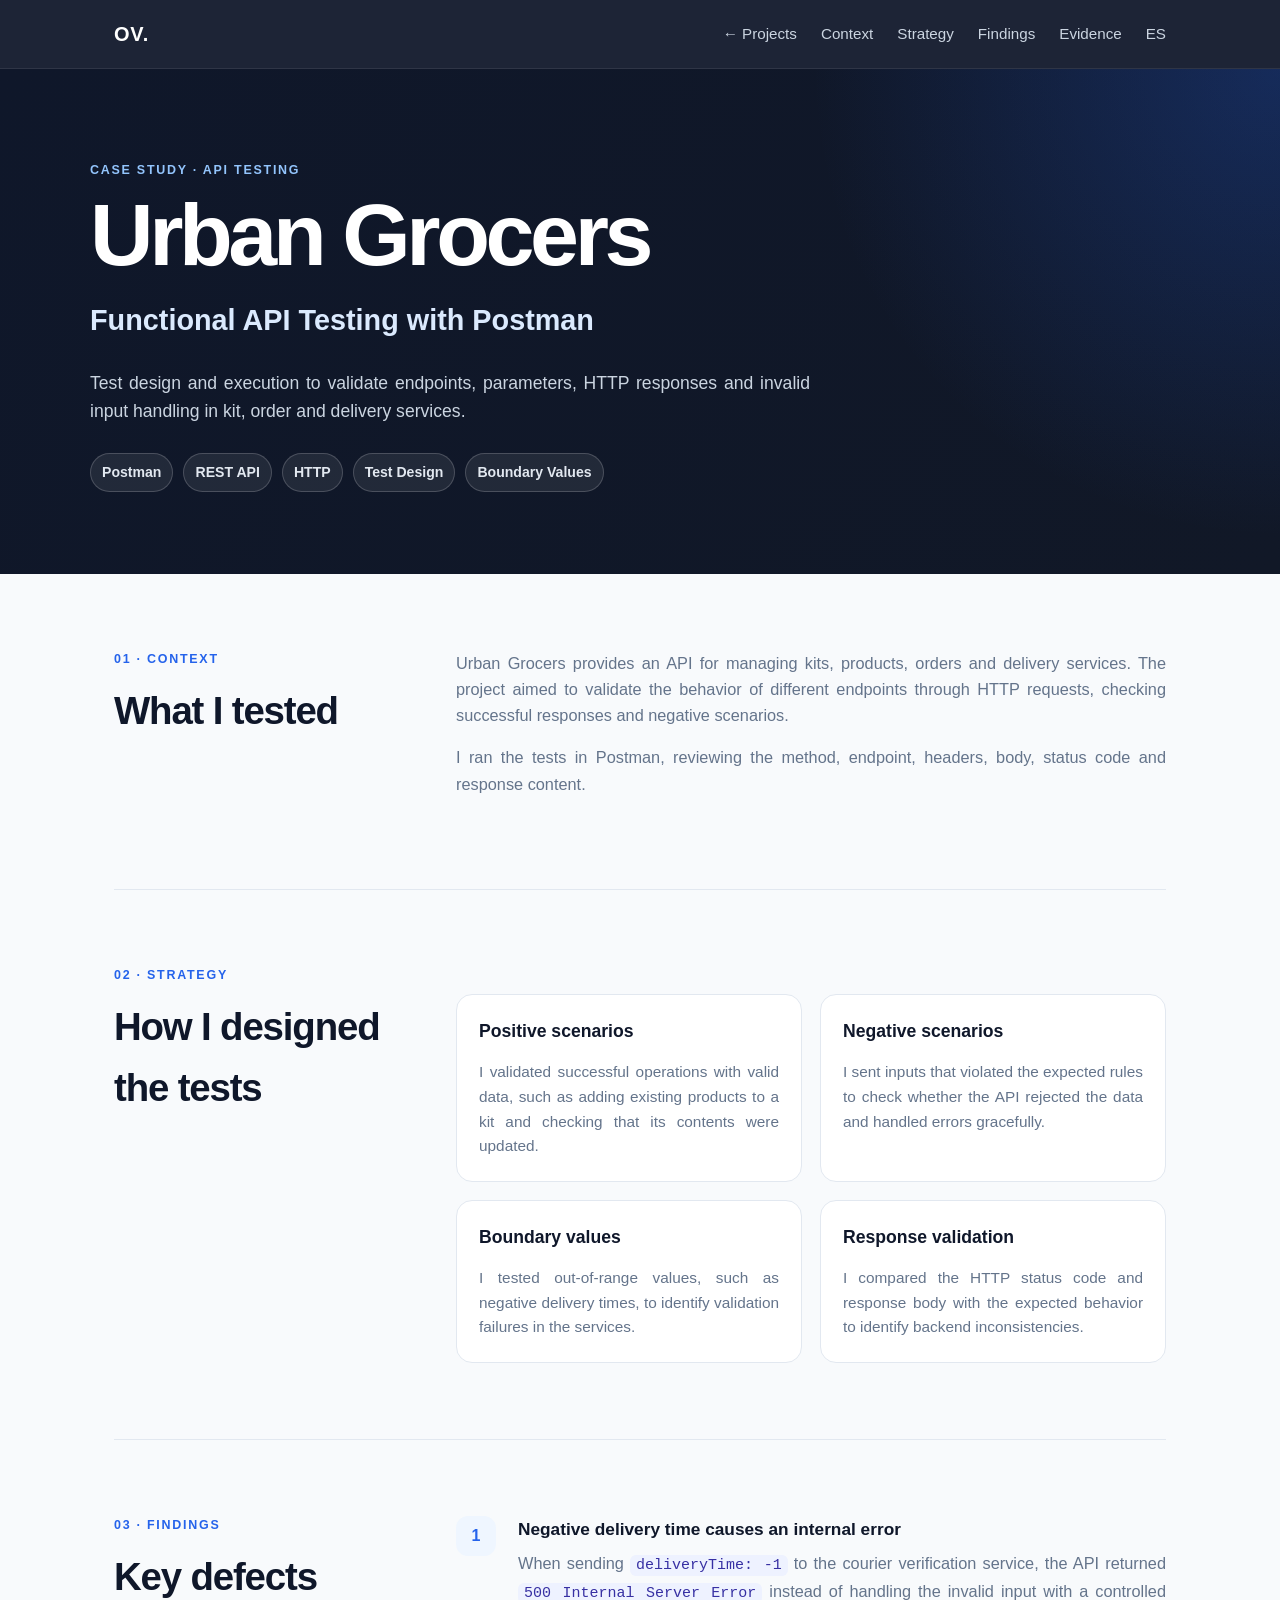
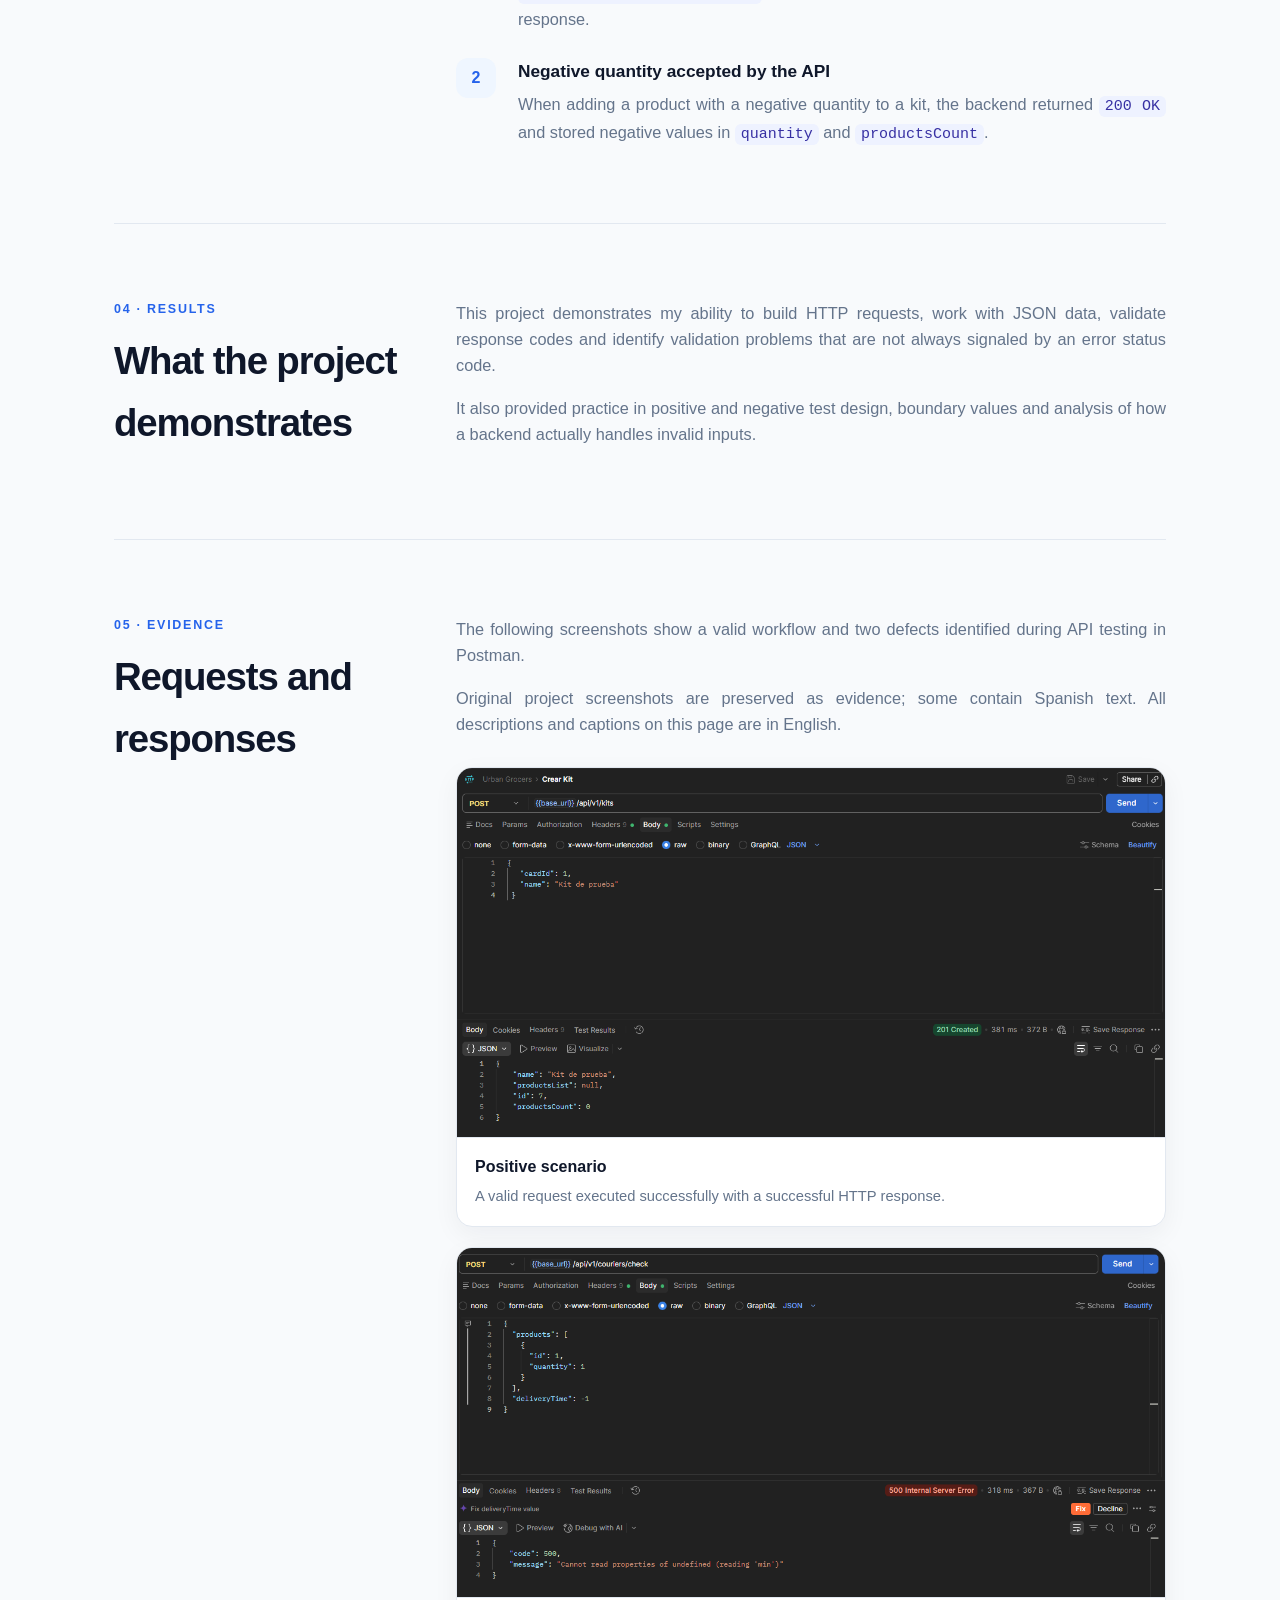
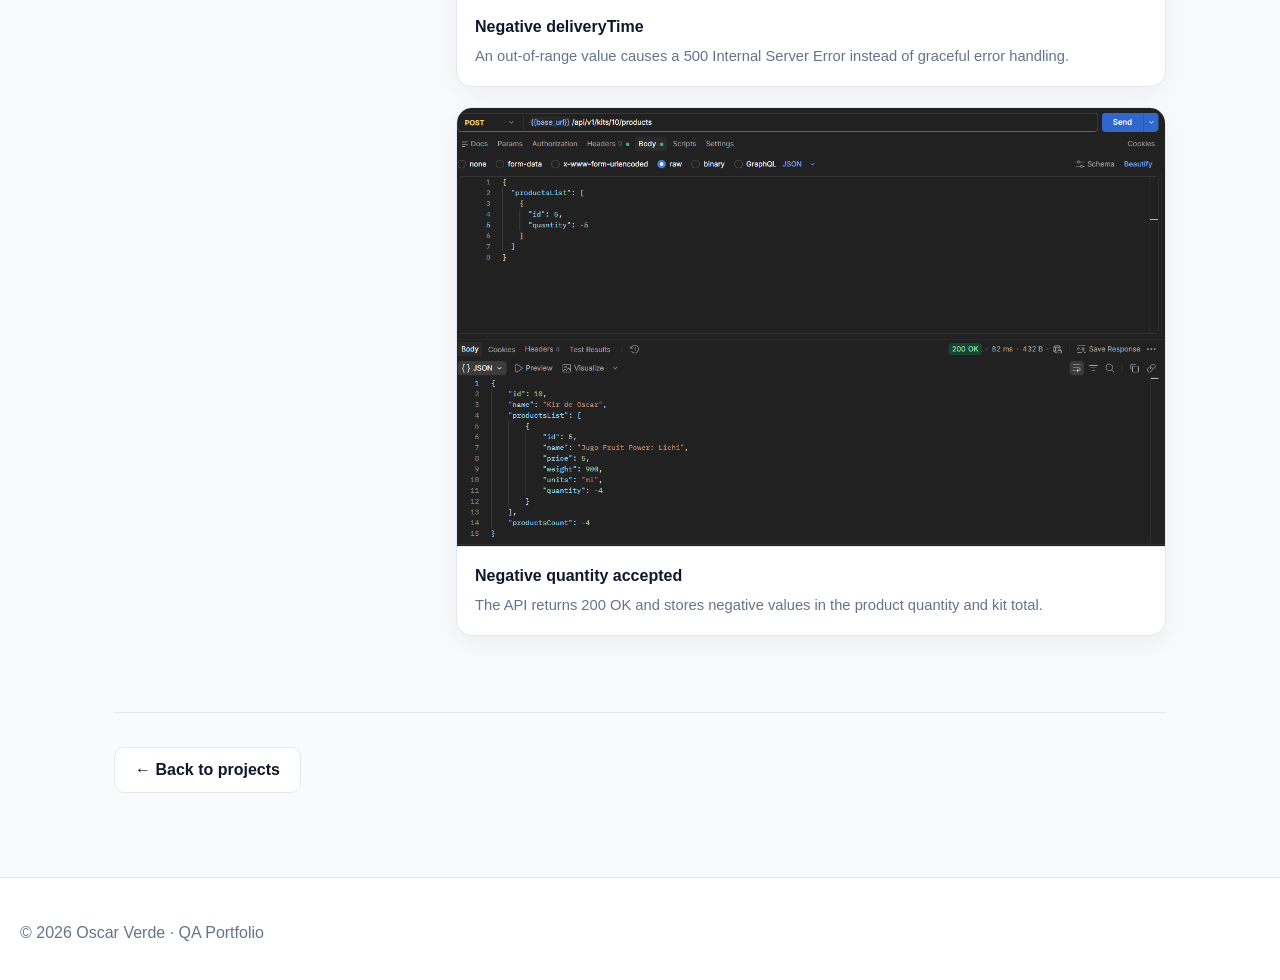
<file: en/projects/urban-grocers.html>
<!DOCTYPE html>
<html lang="en">
<head>
    <meta charset="UTF-8">
    <meta name="viewport" content="width=device-width, initial-scale=1.0">
    <meta name="description" content="Urban Grocers API testing case study using Postman, positive and negative scenarios, equivalence classes and boundary values.">
    <title>Urban Grocers | Oscar Verde QA Portfolio</title>
    <link rel="stylesheet" href="../../style.css">
    <link rel="alternate" hreflang="es" href="https://osve117.github.io/QA-Portfolio/projects/urban-grocers.html">
    <link rel="alternate" hreflang="en" href="https://osve117.github.io/QA-Portfolio/en/projects/urban-grocers.html">
</head>

<body>
    <nav class="navbar">
        <div class="nav-container">
            <a class="brand" href="../index.html">OV.</a>
            <div class="nav-links">
                <a href="../index.html#proyectos">← Projects</a>
                <a href="#contexto">Context</a>
                <a href="#estrategia">Strategy</a>
                <a href="#hallazgos">Findings</a>
                <a href="#evidencias">Evidence</a>
                <a class="language-link" href="../../projects/urban-grocers.html" lang="es" hreflang="es" aria-label="Switch to Spanish">ES</a>
            </div>
        </div>
    </nav>

    <header class="project-hero">
        <div class="project-hero-content">
            <p class="eyebrow">CASE STUDY · API TESTING</p>
            <h1>Urban Grocers</h1>
            <p class="project-subtitle">Functional API Testing with Postman</p>
            <p class="hero-description">
                Test design and execution to validate endpoints, parameters, HTTP responses and invalid input handling in kit, order and delivery services.
            </p>

            <div class="tags project-hero-tags">
                <span>Postman</span>
                <span>REST API</span>
                <span>HTTP</span>
                <span>Test Design</span>
                <span>Boundary Values</span>
            </div>
        </div>
    </header>

    <main class="case-study">
        <section class="case-section" id="contexto">
            <div class="case-heading">
                <p class="section-label">01 · CONTEXT</p>
                <h2>What I tested</h2>
            </div>
            <div class="case-content">
                <p>
                    Urban Grocers provides an API for managing kits, products, orders and delivery services. The project aimed to validate the behavior of different endpoints through HTTP requests, checking successful responses and negative scenarios.
                </p>
                <p>
                    I ran the tests in Postman, reviewing the method, endpoint, headers, body, status code and response content.
                </p>
            </div>
        </section>

        <section class="case-section" id="estrategia">
            <div class="case-heading">
                <p class="section-label">02 · STRATEGY</p>
                <h2>How I designed the tests</h2>
            </div>
            <div class="case-content">
                <div class="responsibility-grid">
                    <div class="info-card">
                        <h3>Positive scenarios</h3>
                        <p>
                            I validated successful operations with valid data, such as adding existing products to a kit and checking that its contents were updated.
                        </p>
                    </div>
                    <div class="info-card">
                        <h3>Negative scenarios</h3>
                        <p>
                            I sent inputs that violated the expected rules to check whether the API rejected the data and handled errors gracefully.
                        </p>
                    </div>
                    <div class="info-card">
                        <h3>Boundary values</h3>
                        <p>
                            I tested out-of-range values, such as negative delivery times, to identify validation failures in the services.
                        </p>
                    </div>
                    <div class="info-card">
                        <h3>Response validation</h3>
                        <p>
                            I compared the HTTP status code and response body with the expected behavior to identify backend inconsistencies.
                        </p>
                    </div>
                </div>
            </div>
        </section>

        <section class="case-section" id="hallazgos">
            <div class="case-heading">
                <p class="section-label">03 · FINDINGS</p>
                <h2>Key defects</h2>
            </div>
            <div class="case-content">
                <div class="timeline">
                    <div class="timeline-item">
                        <span>1</span>
                        <div>
                            <h3>Negative delivery time causes an internal error</h3>
                            <p>
                                When sending <code>deliveryTime: -1</code> to the courier verification service, the API returned <code>500 Internal Server Error</code>
                                instead of handling the invalid input with a controlled response.
                            </p>
                        </div>
                    </div>
                    <div class="timeline-item">
                        <span>2</span>
                        <div>
                            <h3>Negative quantity accepted by the API</h3>
                            <p>
                                When adding a product with a negative quantity to a kit, the backend returned
                                <code>200 OK</code> and stored negative values in <code>quantity</code>
                                and <code>productsCount</code>.
                            </p>
                        </div>
                    </div>
                </div>
            </div>
        </section>

        <section class="case-section" id="resultado">
            <div class="case-heading">
                <p class="section-label">04 · RESULTS</p>
                <h2>What the project demonstrates</h2>
            </div>
            <div class="case-content">
                <p>
                    This project demonstrates my ability to build HTTP requests, work with JSON data, validate response codes and identify validation problems that are not always signaled by an error status code.
                </p>
                <p>
                    It also provided practice in positive and negative test design, boundary values and analysis of how a backend actually handles invalid inputs.
                </p>
            </div>
        </section>

        <section class="case-section" id="evidencias">
            <div class="case-heading">
                <p class="section-label">05 · EVIDENCE</p>
                <h2>Requests and responses</h2>
            </div>
            <div class="case-content">
                <p>
                    The following screenshots show a valid workflow and two defects identified during API testing in Postman.
                </p>

                <p class="evidence-note">Original project screenshots are preserved as evidence; some contain Spanish text. All descriptions and captions on this page are in English.</p>

                <div class="evidence-gallery">
                    <figure class="evidence-item evidence-item-wide">
                        <a href="../../evidences/urban-grocers/urban-grocers-positive-request.png" target="_blank" rel="noopener noreferrer">
                            <img src="../../evidences/urban-grocers/urban-grocers-positive-request.png" alt="Positive Urban Grocers request with a successful response">
                        </a>
                        <figcaption>
                            <strong>Positive scenario</strong>
                            <span>A valid request executed successfully with a successful HTTP response.</span>
                        </figcaption>
                    </figure>

                    <figure class="evidence-item evidence-item-wide">
                        <a href="../../evidences/urban-grocers/urban-grocers-negative-delivery-time-500.png" target="_blank" rel="noopener noreferrer">
                            <img src="../../evidences/urban-grocers/urban-grocers-negative-delivery-time-500.png" alt="Negative delivery time causes a 500 error in Urban Grocers">
                        </a>
                        <figcaption>
                            <strong>Negative deliveryTime</strong>
                            <span>An out-of-range value causes a 500 Internal Server Error instead of graceful error handling.</span>
                        </figcaption>
                    </figure>

                    <figure class="evidence-item evidence-item-wide">
                        <a href="../../evidences/urban-grocers/urban-grocers-negative-quantity-accepted.png" target="_blank" rel="noopener noreferrer">
                            <img src="../../evidences/urban-grocers/urban-grocers-negative-quantity-accepted.png" alt="Negative quantity accepted with 200 OK in Urban Grocers">
                        </a>
                        <figcaption>
                            <strong>Negative quantity accepted</strong>
                            <span>The API returns 200 OK and stores negative values in the product quantity and kit total.</span>
                        </figcaption>
                    </figure>
                </div>
            </div>
        </section>

        <section class="case-navigation">
            <a class="button outline" href="../index.html#proyectos">← Back to projects</a>
        </section>
    </main>

    <footer>
        <p>© 2026 Oscar Verde · QA Portfolio</p>
    </footer>
</body>
</html>
</file>
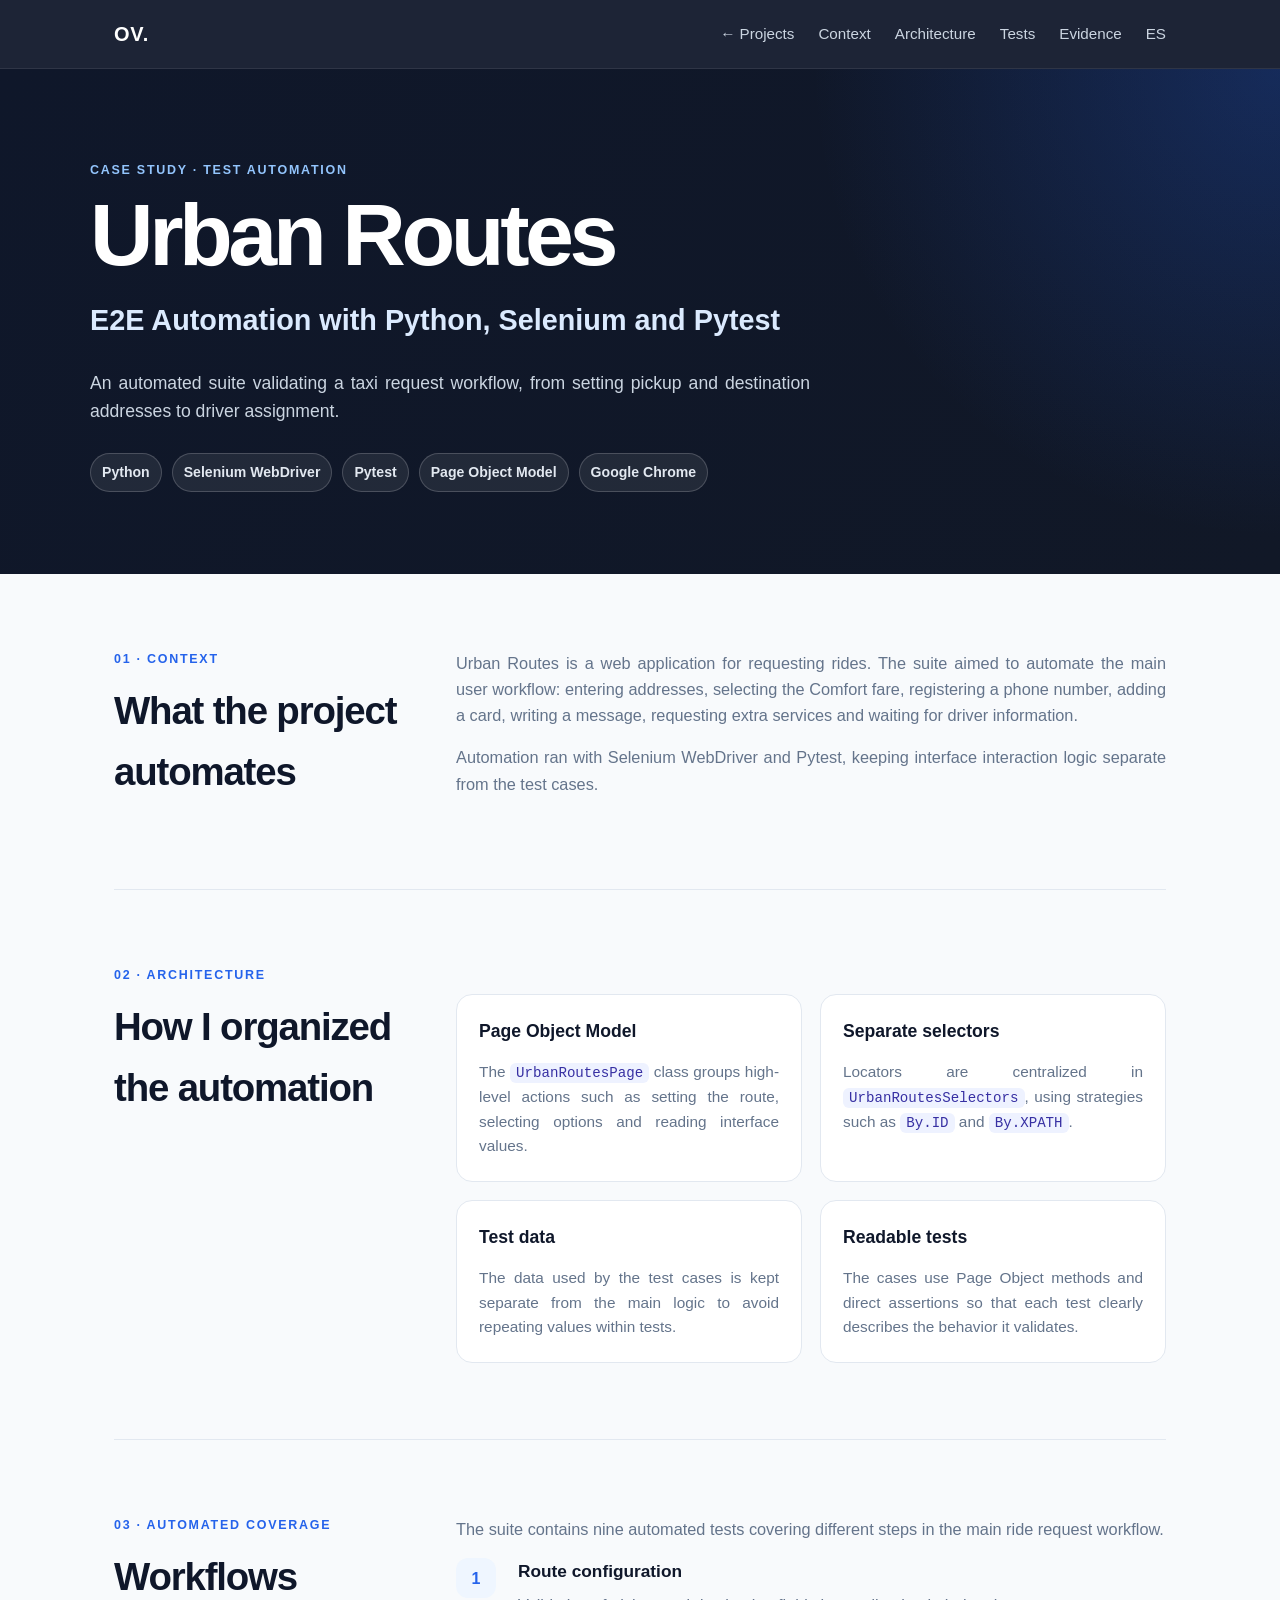
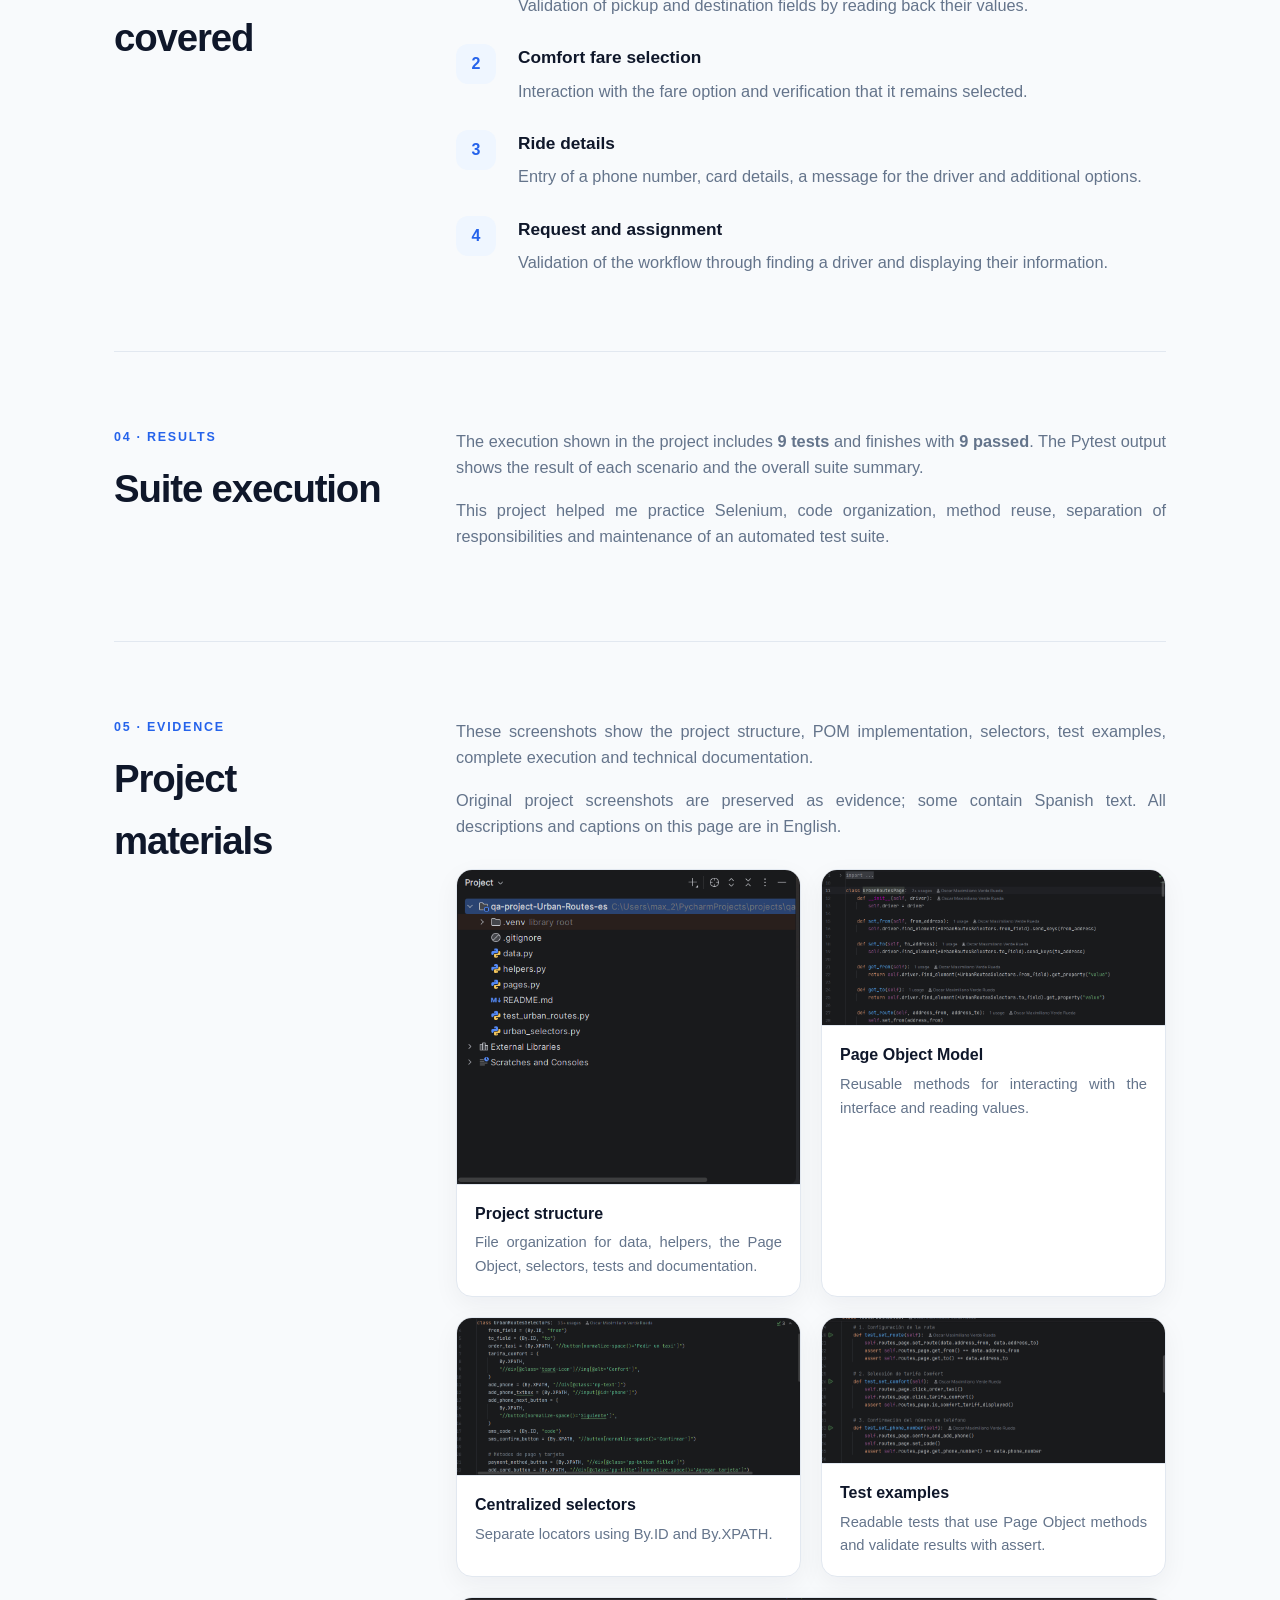
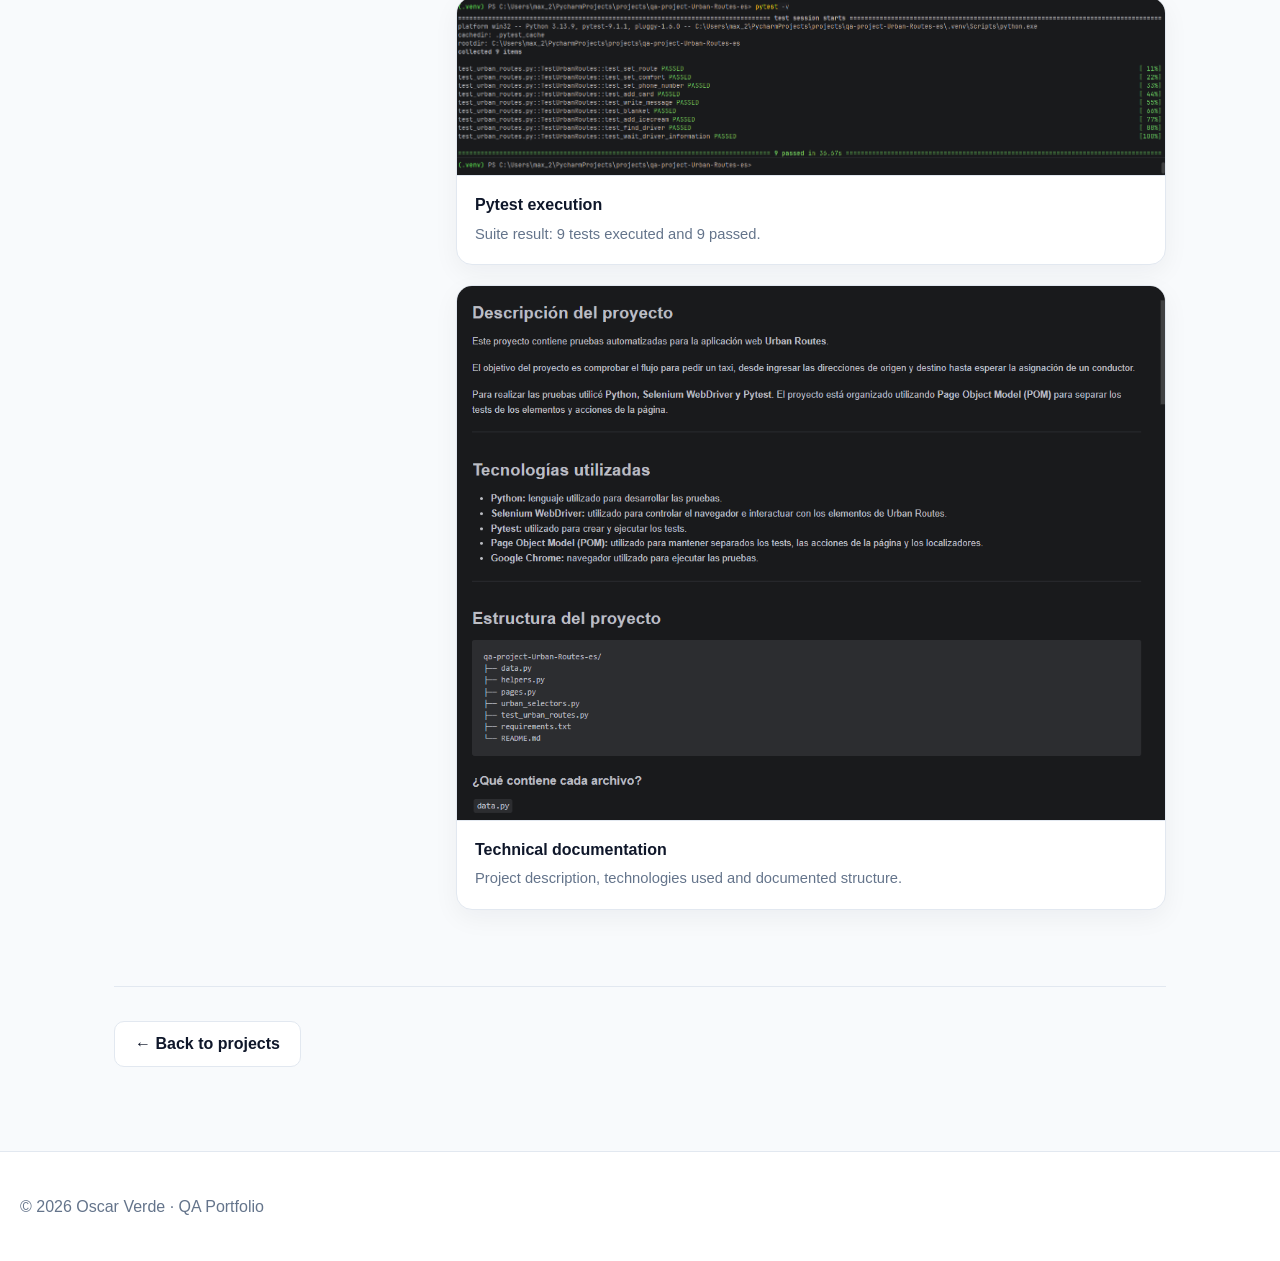
<file: en/projects/urban-routes.html>
<!DOCTYPE html>
<html lang="en">
<head>
    <meta charset="UTF-8">
    <meta name="viewport" content="width=device-width, initial-scale=1.0">
    <meta name="description" content="Urban Routes QA automation case study using Python, Selenium WebDriver, Pytest and Page Object Model.">
    <title>Urban Routes | Oscar Verde QA Portfolio</title>
    <link rel="stylesheet" href="../../style.css">
    <link rel="alternate" hreflang="es" href="https://osve117.github.io/QA-Portfolio/projects/urban-routes.html">
    <link rel="alternate" hreflang="en" href="https://osve117.github.io/QA-Portfolio/en/projects/urban-routes.html">
</head>

<body>
    <nav class="navbar">
        <div class="nav-container">
            <a class="brand" href="../index.html">OV.</a>
            <div class="nav-links">
                <a href="../index.html#proyectos">← Projects</a>
                <a href="#contexto">Context</a>
                <a href="#arquitectura">Architecture</a>
                <a href="#pruebas">Tests</a>
                <a href="#evidencias">Evidence</a>
                <a class="language-link" href="../../projects/urban-routes.html" lang="es" hreflang="es" aria-label="Switch to Spanish">ES</a>
            </div>
        </div>
    </nav>

    <header class="project-hero">
        <div class="project-hero-content">
            <p class="eyebrow">CASE STUDY · TEST AUTOMATION</p>
            <h1>Urban Routes</h1>
            <p class="project-subtitle">E2E Automation with Python, Selenium and Pytest</p>
            <p class="hero-description">
                An automated suite validating a taxi request workflow, from setting pickup and destination addresses to driver assignment.
            </p>

            <div class="tags project-hero-tags">
                <span>Python</span>
                <span>Selenium WebDriver</span>
                <span>Pytest</span>
                <span>Page Object Model</span>
                <span>Google Chrome</span>
            </div>
        </div>
    </header>

    <main class="case-study">
        <section class="case-section" id="contexto">
            <div class="case-heading">
                <p class="section-label">01 · CONTEXT</p>
                <h2>What the project automates</h2>
            </div>
            <div class="case-content">
                <p>
                    Urban Routes is a web application for requesting rides. The suite aimed to automate the main user workflow: entering addresses, selecting the Comfort fare, registering a phone number, adding a card, writing a message, requesting extra services and waiting for driver information.
                </p>
                <p>
                    Automation ran with Selenium WebDriver and Pytest, keeping interface interaction logic separate from the test cases.
                </p>
            </div>
        </section>

        <section class="case-section" id="arquitectura">
            <div class="case-heading">
                <p class="section-label">02 · ARCHITECTURE</p>
                <h2>How I organized the automation</h2>
            </div>
            <div class="case-content">
                <div class="responsibility-grid">
                    <div class="info-card">
                        <h3>Page Object Model</h3>
                        <p>
                            The <code>UrbanRoutesPage</code> class groups high-level actions such as setting the route, selecting options and reading interface values.
                        </p>
                    </div>
                    <div class="info-card">
                        <h3>Separate selectors</h3>
                        <p>
                            Locators are centralized in <code>UrbanRoutesSelectors</code>, using strategies such as <code>By.ID</code> and <code>By.XPATH</code>.
                        </p>
                    </div>
                    <div class="info-card">
                        <h3>Test data</h3>
                        <p>
                            The data used by the test cases is kept separate from the main logic to avoid repeating values within tests.
                        </p>
                    </div>
                    <div class="info-card">
                        <h3>Readable tests</h3>
                        <p>
                            The cases use Page Object methods and direct assertions so that each test clearly describes the behavior it validates.
                        </p>
                    </div>
                </div>
            </div>
        </section>

        <section class="case-section" id="pruebas">
            <div class="case-heading">
                <p class="section-label">03 · AUTOMATED COVERAGE</p>
                <h2>Workflows covered</h2>
            </div>
            <div class="case-content">
                <p>
                    The suite contains nine automated tests covering different steps in the main ride request workflow.
                </p>

                <div class="timeline">
                    <div class="timeline-item">
                        <span>1</span>
                        <div>
                            <h3>Route configuration</h3>
                            <p>Validation of pickup and destination fields by reading back their values.</p>
                        </div>
                    </div>
                    <div class="timeline-item">
                        <span>2</span>
                        <div>
                            <h3>Comfort fare selection</h3>
                            <p>Interaction with the fare option and verification that it remains selected.</p>
                        </div>
                    </div>
                    <div class="timeline-item">
                        <span>3</span>
                        <div>
                            <h3>Ride details</h3>
                            <p>Entry of a phone number, card details, a message for the driver and additional options.</p>
                        </div>
                    </div>
                    <div class="timeline-item">
                        <span>4</span>
                        <div>
                            <h3>Request and assignment</h3>
                            <p>Validation of the workflow through finding a driver and displaying their information.</p>
                        </div>
                    </div>
                </div>
            </div>
        </section>

        <section class="case-section" id="resultado">
            <div class="case-heading">
                <p class="section-label">04 · RESULTS</p>
                <h2>Suite execution</h2>
            </div>
            <div class="case-content">
                <p>
                    The execution shown in the project includes <strong>9 tests</strong> and finishes with
                    <strong>9 passed</strong>. The Pytest output shows the result of each scenario and the overall suite summary.
                </p>
                <p>
                    This project helped me practice Selenium, code organization, method reuse, separation of responsibilities and maintenance of an automated test suite.
                </p>
            </div>
        </section>

        <section class="case-section" id="evidencias">
            <div class="case-heading">
                <p class="section-label">05 · EVIDENCE</p>
                <h2>Project materials</h2>
            </div>
            <div class="case-content">
                <p>
                    These screenshots show the project structure, POM implementation, selectors, test examples, complete execution and technical documentation.
                </p>

                <p class="evidence-note">Original project screenshots are preserved as evidence; some contain Spanish text. All descriptions and captions on this page are in English.</p>

                <div class="evidence-gallery">
                    <figure class="evidence-item">
                        <a href="../../evidences/urban-routes/urban-routes-project-structure.png" target="_blank" rel="noopener noreferrer">
                            <img src="../../evidences/urban-routes/urban-routes-project-structure.png" alt="Urban Routes project structure in PyCharm">
                        </a>
                        <figcaption>
                            <strong>Project structure</strong>
                            <span>File organization for data, helpers, the Page Object, selectors, tests and documentation.</span>
                        </figcaption>
                    </figure>

                    <figure class="evidence-item">
                        <a href="../../evidences/urban-routes/urban-routes-page-object.png" target="_blank" rel="noopener noreferrer">
                            <img src="../../evidences/urban-routes/urban-routes-page-object.png" alt="UrbanRoutesPage implementation using Page Object Model">
                        </a>
                        <figcaption>
                            <strong>Page Object Model</strong>
                            <span>Reusable methods for interacting with the interface and reading values.</span>
                        </figcaption>
                    </figure>

                    <figure class="evidence-item">
                        <a href="../../evidences/urban-routes/urban-routes-selectors.png" target="_blank" rel="noopener noreferrer">
                            <img src="../../evidences/urban-routes/urban-routes-selectors.png" alt="Urban Routes centralized selectors">
                        </a>
                        <figcaption>
                            <strong>Centralized selectors</strong>
                            <span>Separate locators using By.ID and By.XPATH.</span>
                        </figcaption>
                    </figure>

                    <figure class="evidence-item">
                        <a href="../../evidences/urban-routes/urban-routes-test-example.png" target="_blank" rel="noopener noreferrer">
                            <img src="../../evidences/urban-routes/urban-routes-test-example.png" alt="Urban Routes automated test examples">
                        </a>
                        <figcaption>
                            <strong>Test examples</strong>
                            <span>Readable tests that use Page Object methods and validate results with assert.</span>
                        </figcaption>
                    </figure>

                    <figure class="evidence-item evidence-item-wide">
                        <a href="../../evidences/urban-routes/urban-routes-pytest-results.png" target="_blank" rel="noopener noreferrer">
                            <img src="../../evidences/urban-routes/urban-routes-pytest-results.png" alt="Execution results for nine tests with Pytest">
                        </a>
                        <figcaption>
                            <strong>Pytest execution</strong>
                            <span>Suite result: 9 tests executed and 9 passed.</span>
                        </figcaption>
                    </figure>

                    <figure class="evidence-item evidence-item-wide">
                        <a href="../../evidences/urban-routes/urban-routes-readme.png" target="_blank" rel="noopener noreferrer">
                            <img src="../../evidences/urban-routes/urban-routes-readme.png" alt="Urban Routes project README">
                        </a>
                        <figcaption>
                            <strong>Technical documentation</strong>
                            <span>Project description, technologies used and documented structure.</span>
                        </figcaption>
                    </figure>
                </div>
            </div>
        </section>

        <section class="case-navigation">
            <a class="button outline" href="../index.html#proyectos">← Back to projects</a>
        </section>
    </main>

    <footer>
        <p>© 2026 Oscar Verde · QA Portfolio</p>
    </footer>
</body>
</html>
</file>
<file: style.css>
:root {
    --bg: #0f172a;
    --bg-soft: #111827;
    --surface: #ffffff;
    --surface-soft: #f8fafc;
    --text: #0f172a;
    --muted: #64748b;
    --line: #e2e8f0;
    --accent: #2563eb;
    --accent-dark: #1d4ed8;
    --white: #ffffff;
}

* {
    box-sizing: border-box;
}

html {
    scroll-behavior: smooth;
}

body {
    margin: 0;
    font-family: Inter, Arial, Helvetica, sans-serif;
    background: var(--surface-soft);
    color: var(--text);
    line-height: 1.6;
}

a {
    color: inherit;
    text-decoration: none;
}

.navbar {
    position: sticky;
    top: 0;
    z-index: 20;
    background: rgba(15, 23, 42, 0.94);
    backdrop-filter: blur(10px);
    border-bottom: 1px solid rgba(255, 255, 255, 0.08);
}

.nav-container {
    max-width: 1100px;
    margin: 0 auto;
    padding: 0 24px;
    min-height: 68px;
    display: flex;
    align-items: center;
    justify-content: space-between;
    gap: 24px;
}

.brand {
    color: var(--white);
    font-weight: 800;
    font-size: 1.25rem;
    letter-spacing: 0.04em;
}

.nav-links {
    display: flex;
    gap: 24px;
    flex-wrap: wrap;
}

.nav-links a {
    color: #cbd5e1;
    font-size: 0.95rem;
    transition: color 0.2s ease;
}

.nav-links a:hover {
    color: var(--white);
}

.hero {
    background:
        radial-gradient(circle at top right, rgba(37, 99, 235, 0.24), transparent 34%),
        linear-gradient(135deg, #0f172a 0%, #111827 100%);
    color: var(--white);
    padding: 110px 24px 100px;
}

.hero-content {
    max-width: 1100px;
    margin: 0 auto;
}

.eyebrow,
.section-label,
.project-type {
    margin: 0 0 10px;
    font-size: 0.78rem;
    font-weight: 800;
    letter-spacing: 0.14em;
    text-transform: uppercase;
}

.eyebrow {
    color: #93c5fd;
}

.hero h1 {
    margin: 0;
    font-size: clamp(3rem, 7vw, 5.8rem);
    line-height: 0.98;
    letter-spacing: -0.05em;
}

.hero h2 {
    margin: 22px 0 0;
    color: #e2e8f0;
    font-size: clamp(1.3rem, 3vw, 2rem);
    font-weight: 500;
}

.hero h2 span {
    color: #60a5fa;
}

.hero-description {
    max-width: 720px;
    margin: 26px 0 0;
    color: #cbd5e1;
    font-size: 1.1rem;
}

.hero-actions,
.contact-links {
    display: flex;
    flex-wrap: wrap;
    gap: 14px;
    margin-top: 32px;
}

.button {
    display: inline-flex;
    align-items: center;
    justify-content: center;
    min-height: 46px;
    padding: 0 20px;
    border-radius: 10px;
    font-weight: 700;
    transition: transform 0.2s ease, background 0.2s ease, border-color 0.2s ease;
}

.button:hover {
    transform: translateY(-2px);
}

.button.primary {
    background: var(--accent);
    color: var(--white);
}

.button.primary:hover {
    background: var(--accent-dark);
}

.button.secondary {
    border: 1px solid rgba(255, 255, 255, 0.28);
    color: var(--white);
    background: rgba(255, 255, 255, 0.05);
}

.button.outline {
    border: 1px solid var(--line);
    background: var(--surface);
    color: var(--text);
}

main {
    display: block;
}

.section {
    max-width: 1100px;
    margin: 0 auto;
    padding: 84px 24px 0;
}

.section-label {
    color: var(--accent);
}

.section h2 {
    margin: 0;
    font-size: clamp(2rem, 4vw, 3rem);
    letter-spacing: -0.03em;
}

.section-intro {
    max-width: 760px;
    color: var(--muted);
    font-size: 1.05rem;
    margin-top: 18px;
}

.projects-grid {
    display: grid;
    gap: 22px;
    margin-top: 34px;
}

.project-card {
    display: grid;
    grid-template-columns: 72px 1fr;
    gap: 22px;
    background: var(--surface);
    border: 1px solid var(--line);
    border-radius: 18px;
    padding: 28px;
    box-shadow: 0 8px 30px rgba(15, 23, 42, 0.05);
}

.project-number {
    width: 54px;
    height: 54px;
    border-radius: 14px;
    display: grid;
    place-items: center;
    background: #eff6ff;
    color: var(--accent);
    font-weight: 800;
}

.project-type {
    color: var(--accent);
}

.project-card h3 {
    margin: 2px 0 8px;
    font-size: 1.45rem;
}

.project-card p {
    margin-top: 0;
    color: var(--muted);
}

.tags,
.skills {
    display: flex;
    flex-wrap: wrap;
    gap: 10px;
}

.tags span,
.skills span {
    border: 1px solid var(--line);
    background: var(--surface-soft);
    border-radius: 999px;
    padding: 7px 11px;
    font-size: 0.88rem;
    font-weight: 600;
}

.skills {
    margin-top: 28px;
}

.skills span {
    background: var(--surface);
    padding: 10px 14px;
}

.contact {
    padding-bottom: 84px;
}

.contact > p:not(.section-label) {
    color: var(--muted);
    max-width: 680px;
}

footer {
    border-top: 1px solid var(--line);
    background: var(--surface);
    text-align: center;
    color: var(--muted);
    padding: 26px 20px;
}

@media (max-width: 760px) {
    .nav-container {
        align-items: flex-start;
        flex-direction: column;
        padding-top: 16px;
        padding-bottom: 16px;
    }

    .nav-links {
        gap: 14px 18px;
    }

    .hero {
        padding-top: 82px;
        padding-bottom: 76px;
    }

    .project-card {
        grid-template-columns: 1fr;
    }

    .project-number {
        width: 46px;
        height: 46px;
    }
}


.project-link {
    display: inline-flex;
    align-items: center;
    margin-top: 18px;
    color: var(--accent);
    font-weight: 800;
}

.project-link:hover {
    color: var(--accent-dark);
}

.project-hero {
    background:
        radial-gradient(circle at top right, rgba(37, 99, 235, 0.26), transparent 34%),
        linear-gradient(135deg, #0f172a 0%, #111827 100%);
    color: var(--white);
    padding: 92px 24px 82px;
}

.project-hero-content {
    max-width: 1100px;
    margin: 0 auto;
}

.project-hero h1 {
    margin: 0;
    font-size: clamp(3rem, 7vw, 5.5rem);
    line-height: 1;
    letter-spacing: -0.05em;
}

.project-subtitle {
    margin: 18px 0 0;
    color: #dbeafe;
    font-size: clamp(1.2rem, 2.8vw, 1.8rem);
    font-weight: 700;
}

.project-hero-tags {
    margin-top: 28px;
}

.project-hero-tags span {
    border-color: rgba(255, 255, 255, 0.18);
    background: rgba(255, 255, 255, 0.08);
    color: #e2e8f0;
}

.case-study {
    max-width: 1100px;
    margin: 0 auto;
    padding: 0 24px 84px;
}

.case-section {
    display: grid;
    grid-template-columns: minmax(220px, 0.8fr) minmax(0, 2fr);
    gap: 58px;
    padding: 76px 0;
    border-bottom: 1px solid var(--line);
}

.case-heading h2 {
    margin: 0;
    font-size: clamp(1.8rem, 3vw, 2.5rem);
    letter-spacing: -0.03em;
}

.case-content > p:first-child {
    margin-top: 0;
}

.case-content p {
    color: var(--muted);
    font-size: 1.02rem;
}

.responsibility-grid,
.findings-grid,
.evidence-grid {
    display: grid;
    grid-template-columns: repeat(2, minmax(0, 1fr));
    gap: 18px;
    margin-top: 28px;
}

.info-card,
.finding-card,
.evidence-card {
    background: var(--surface);
    border: 1px solid var(--line);
    border-radius: 16px;
    padding: 22px;
}

.info-card h3,
.finding-card h3,
.evidence-card h3 {
    margin: 0 0 8px;
    font-size: 1.1rem;
}

.info-card p,
.finding-card p,
.evidence-card p {
    margin-bottom: 0;
    font-size: 0.96rem;
}

.timeline {
    display: grid;
    gap: 26px;
}

.timeline-item {
    display: grid;
    grid-template-columns: 44px 1fr;
    gap: 18px;
}

.timeline-item > span {
    width: 40px;
    height: 40px;
    border-radius: 12px;
    display: grid;
    place-items: center;
    background: #eff6ff;
    color: var(--accent);
    font-weight: 800;
}

.timeline-item h3 {
    margin: 0 0 6px;
    font-size: 1.08rem;
}

.timeline-item p {
    margin: 0;
}

.findings-grid {
    grid-template-columns: repeat(3, minmax(0, 1fr));
}

.finding-type {
    margin: 0 0 10px !important;
    color: var(--accent) !important;
    font-size: 0.74rem !important;
    font-weight: 800;
    letter-spacing: 0.1em;
    text-transform: uppercase;
}

.status-badge {
    display: inline-flex;
    margin-top: 16px;
    border-radius: 999px;
    background: #fff7ed;
    color: #9a3412;
    padding: 6px 10px;
    font-size: 0.8rem;
    font-weight: 800;
}

.case-navigation {
    padding-top: 34px;
}

@media (max-width: 860px) {
    .case-section {
        grid-template-columns: 1fr;
        gap: 24px;
        padding: 58px 0;
    }

    .findings-grid {
        grid-template-columns: 1fr;
    }
}

@media (max-width: 640px) {
    .responsibility-grid,
    .evidence-grid {
        grid-template-columns: 1fr;
    }

    .project-hero {
        padding-top: 70px;
        padding-bottom: 62px;
    }
}


.evidence-gallery {
    display: grid;
    grid-template-columns: repeat(2, minmax(0, 1fr));
    gap: 20px;
    margin-top: 30px;
}

.evidence-item {
    margin: 0;
    overflow: hidden;
    background: var(--surface);
    border: 1px solid var(--line);
    border-radius: 16px;
    box-shadow: 0 8px 26px rgba(15, 23, 42, 0.05);
}

.evidence-item-wide {
    grid-column: 1 / -1;
}

.evidence-item a {
    display: block;
    background: #f1f5f9;
    border-bottom: 1px solid var(--line);
}

.evidence-item img {
    width: 100%;
    height: 280px;
    display: block;
    object-fit: contain;
    background: #f8fafc;
    transition: transform 0.2s ease;
}

.evidence-item-wide img {
    height: 420px;
}

.evidence-item a:hover img {
    transform: scale(1.01);
}

.evidence-item figcaption {
    display: grid;
    gap: 5px;
    padding: 16px 18px 18px;
}

.evidence-item figcaption strong {
    color: var(--text);
}

.evidence-item figcaption span {
    color: var(--muted);
    font-size: 0.92rem;
}

.case-content code {
    border-radius: 6px;
    background: #eef2ff;
    color: #3730a3;
    padding: 2px 6px;
    font-size: 0.92em;
}

@media (max-width: 700px) {
    .evidence-gallery {
        grid-template-columns: 1fr;
    }

    .evidence-item-wide {
        grid-column: auto;
    }

    .evidence-item img,
    .evidence-item-wide img {
        height: 240px;
    }
}


/* Evidence images: fit fully inside the card without horizontal scrolling */
.evidence-item,
.evidence-item a {
    max-width: 100%;
}

.evidence-item a {
    overflow: hidden;
}

.evidence-item img,
.evidence-item-wide img {
    width: 100%;
    max-width: 100%;
    height: auto;
    max-height: 560px;
    object-fit: contain;
    object-position: center;
}

.evidence-item-wide img {
    max-height: 650px;
}

.case-content,
.evidence-gallery {
    min-width: 0;
    max-width: 100%;
}

@media (max-width: 700px) {
    .evidence-item img,
    .evidence-item-wide img {
        width: 100%;
        height: auto;
        max-height: none;
    }
}


/* Text alignment: justify descriptive paragraphs across the portfolio */
.hero-description,
.section-intro,
.project-card p:not(.project-type),
.contact > p:not(.section-label),
.project-hero .hero-description,
.case-content p,
.info-card p,
.finding-card p,
.evidence-card p,
.timeline-item p,
.evidence-item figcaption span {
    text-align: justify;
    text-justify: inter-word;
}


/* Ensure long-form portfolio copy is justified consistently */
.case-study p:not(.section-label):not(.finding-type),
.section p:not(.section-label):not(.project-type),
.project-card p:not(.project-type),
.project-hero .hero-description,
.hero .hero-description,
.evidence-item figcaption span {
    text-align: justify !important;
    text-justify: inter-word;
    hyphens: auto;
}


/* Global paragraph alignment */
p {
    text-align: justify !important;
    text-justify: inter-word;
    hyphens: auto;
}
</file>
